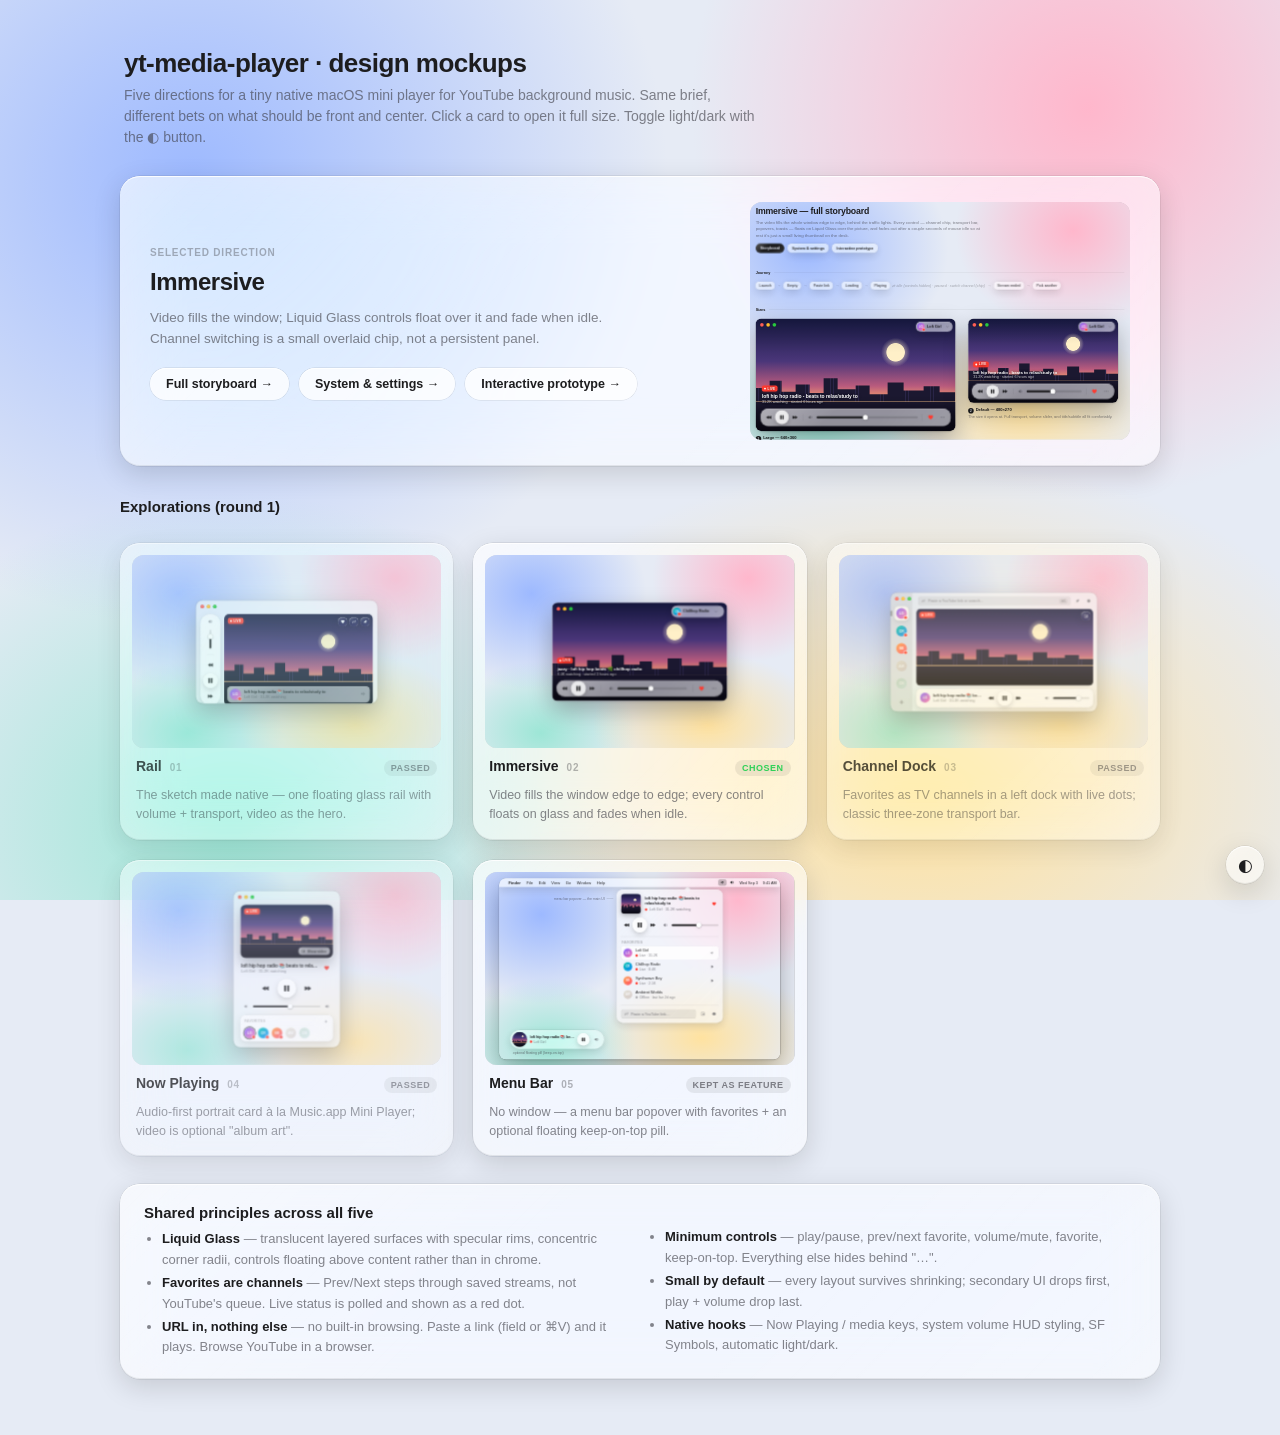
<file: design/index.html>
<!doctype html><html lang="en"><head><meta charset="utf-8"><meta name="viewport" content="width=device-width,initial-scale=1">
<title>yt-media-player — design mockups</title>
<link rel="stylesheet" href="glass.css"><script src="glass.js"></script>
<style>
body{justify-content:flex-start;padding-top:48px}
header{max-width:1040px;width:100%;padding:0 4px}
header h1{margin:0;font:700 26px/1.2 var(--font);letter-spacing:-.02em}
header p{margin:6px 0 0;color:var(--text-2);font-size:14px;max-width:640px;line-height:1.5}
.grid{display:grid;grid-template-columns:repeat(auto-fill,minmax(320px,1fr));gap:20px;max-width:1040px;width:100%}
.card{border-radius:20px;padding:12px;text-decoration:none;color:inherit;display:flex;flex-direction:column;gap:10px;transition:transform .2s}
.card:hover{transform:translateY(-2px)}
.pv{position:relative;aspect-ratio:16/10;border-radius:12px;overflow:hidden;background:var(--ink);box-shadow:inset 0 0 0 .5px var(--ink-2)}
.pv iframe{position:absolute;top:0;left:0;width:320%;height:320%;transform:scale(.3125);transform-origin:0 0;border:0;pointer-events:none}
.card .n{display:flex;align-items:baseline;gap:8px;padding:0 4px}
.card .n b{font:600 14px var(--font)}
.card .n span{font:600 10px/1 var(--font);letter-spacing:.08em;text-transform:uppercase;color:var(--text-3)}
.card p{margin:0;padding:0 4px 4px;font-size:12.5px;line-height:1.5;color:var(--text-2)}
.principles{max-width:1040px;width:100%;border-radius:20px;padding:20px 24px;font-size:13px;line-height:1.6;color:var(--text-2)}
.principles h2{margin:0 0 6px;font:600 15px var(--font);color:var(--text)}
.principles ul{margin:0;padding-left:18px;columns:2;column-gap:32px}
.principles li{margin:2px 0;break-inside:avoid}
.principles b{color:var(--text);font-weight:600}
/* Selected direction */
.selected{max-width:1040px;width:100%;border-radius:20px;padding:26px 30px;display:flex;flex-wrap:wrap;gap:28px;align-items:center}
.selected-info{flex:1;min-width:280px}
.selected .tag{display:inline-block;font:700 10px/1 var(--font);letter-spacing:.08em;text-transform:uppercase;color:var(--text-3);margin-bottom:10px}
.selected h2{margin:0 0 10px;font:700 24px/1.2 var(--font);letter-spacing:-.02em;color:var(--text)}
.selected p{margin:0 0 18px;font-size:13.5px;line-height:1.6;color:var(--text-2);max-width:480px}
.cta-row{display:flex;flex-wrap:wrap;gap:10px}
.cta{display:inline-flex;align-items:center;gap:6px;padding:9px 16px;border-radius:999px;background:var(--glass-strong);box-shadow:inset 0 1px 0 var(--glass-line),0 0 0 .5px var(--ink-2);font:600 12.5px var(--font);text-decoration:none;color:var(--text);transition:transform .15s,filter .15s}
.cta:hover{transform:translateY(-1px);filter:brightness(1.05)}
.selected .pv{width:380px;flex:none}
/* Round-1 grid */
.section-h{max-width:1040px;width:100%;margin:4px 4px 0;font:600 15px var(--font);color:var(--text)}
.card .n{position:relative}
.card .n .badge{margin-left:auto;font:700 9px/1 var(--font);letter-spacing:.06em;text-transform:uppercase;padding:4px 7px 3px;border-radius:999px;background:var(--ink);color:var(--text-2)}
.card .n .badge.chosen{color:var(--green)}
.card.passed{opacity:.75}
</style></head><body>
<header>
  <h1>yt-media-player · design mockups</h1>
  <p>Five directions for a tiny native macOS mini player for YouTube background music. Same brief, different bets on what should be front and center. Click a card to open it full size. Toggle light/dark with the ◐ button.</p>
</header>
<div class="selected glass">
  <div class="selected-info">
    <span class="tag">Selected direction</span>
    <h2>Immersive</h2>
    <p>Video fills the window; Liquid Glass controls float over it and fade when idle. Channel switching is a small overlaid chip, not a persistent panel.</p>
    <div class="cta-row">
      <a class="cta" href="immersive/storyboard.html">Full storyboard →</a>
      <a class="cta" href="immersive/system.html">System &amp; settings →</a>
      <a class="cta" href="immersive/prototype.html">Interactive prototype →</a>
    </div>
  </div>
  <div class="pv"><iframe src="immersive/storyboard.html?embed" tabindex="-1"></iframe></div>
</div>
<h2 class="section-h">Explorations (round 1)</h2>
<div class="grid">
  <a class="card glass passed" href="01-rail.html"><div class="pv"><iframe src="01-rail.html?embed" tabindex="-1"></iframe></div><div class="n"><b>Rail</b><span>01</span><span class="badge">Passed</span></div><p>The sketch made native — one floating glass rail with volume + transport, video as the hero.</p></a>
  <a class="card glass" href="02-immersive.html"><div class="pv"><iframe src="02-immersive.html?embed" tabindex="-1"></iframe></div><div class="n"><b>Immersive</b><span>02</span><span class="badge chosen">Chosen</span></div><p>Video fills the window edge to edge; every control floats on glass and fades when idle.</p></a>
  <a class="card glass passed" href="03-channel-dock.html"><div class="pv"><iframe src="03-channel-dock.html?embed" tabindex="-1"></iframe></div><div class="n"><b>Channel Dock</b><span>03</span><span class="badge">Passed</span></div><p>Favorites as TV channels in a left dock with live dots; classic three-zone transport bar.</p></a>
  <a class="card glass passed" href="04-now-playing.html"><div class="pv"><iframe src="04-now-playing.html?embed" tabindex="-1"></iframe></div><div class="n"><b>Now Playing</b><span>04</span><span class="badge">Passed</span></div><p>Audio-first portrait card à la Music.app Mini Player; video is optional "album art".</p></a>
  <a class="card glass" href="05-menu-bar.html"><div class="pv"><iframe src="05-menu-bar.html?embed" tabindex="-1"></iframe></div><div class="n"><b>Menu Bar</b><span>05</span><span class="badge">Kept as feature</span></div><p>No window — a menu bar popover with favorites + an optional floating keep-on-top pill.</p></a>
</div>
<div class="principles glass">
  <h2>Shared principles across all five</h2>
  <ul>
    <li><b>Liquid Glass</b> — translucent layered surfaces with specular rims, concentric corner radii, controls floating above content rather than in chrome.</li>
    <li><b>Favorites are channels</b> — Prev/Next steps through saved streams, not YouTube's queue. Live status is polled and shown as a red dot.</li>
    <li><b>URL in, nothing else</b> — no built-in browsing. Paste a link (field or ⌘V) and it plays. Browse YouTube in a browser.</li>
    <li><b>Minimum controls</b> — play/pause, prev/next favorite, volume/mute, favorite, keep-on-top. Everything else hides behind "…".</li>
    <li><b>Small by default</b> — every layout survives shrinking; secondary UI drops first, play + volume drop last.</li>
    <li><b>Native hooks</b> — Now Playing / media keys, system volume HUD styling, SF Symbols, automatic light/dark.</li>
  </ul>
</div>
</body></html>
</file>
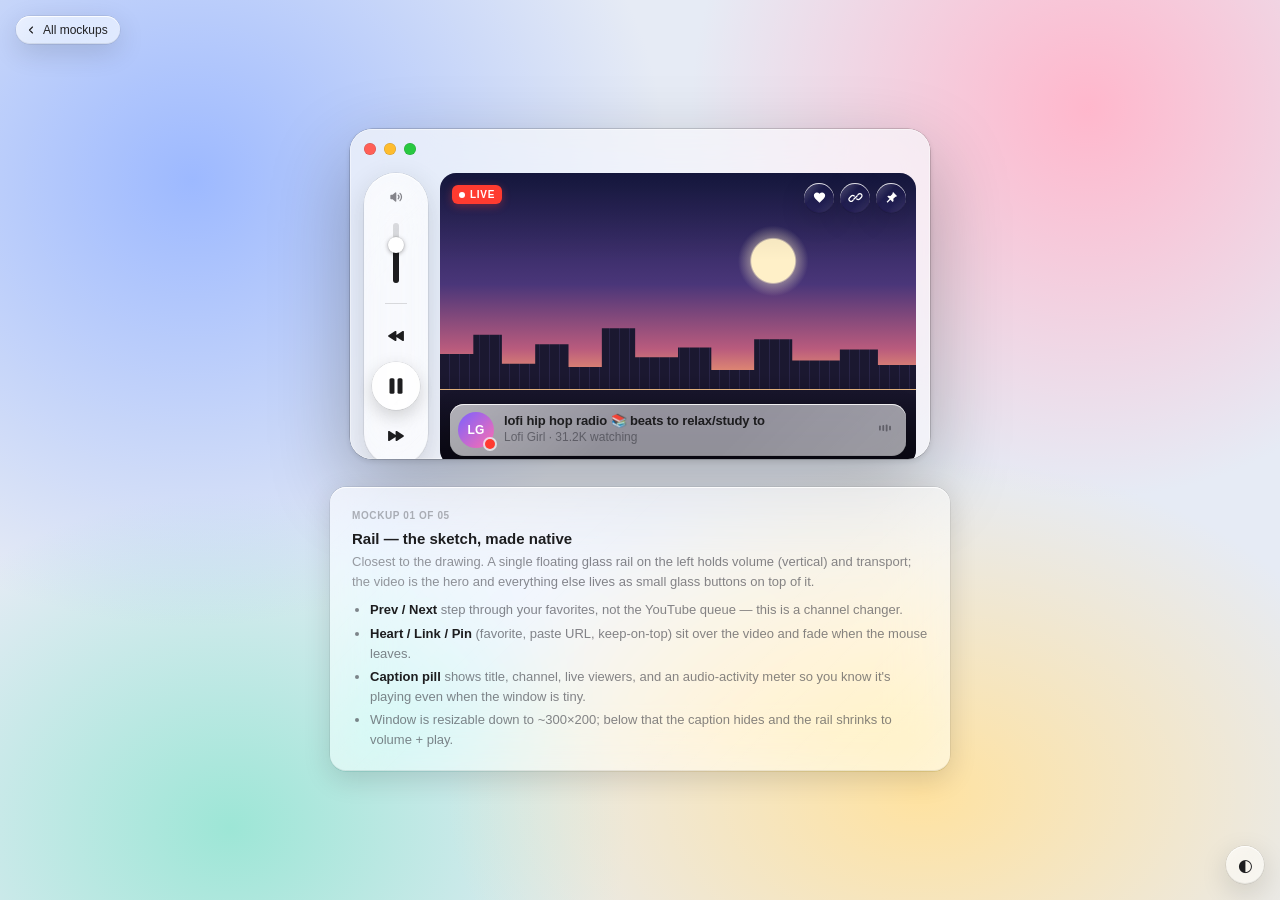
<file: design/01-rail.html>
<!doctype html><html lang="en"><head><meta charset="utf-8"><meta name="viewport" content="width=device-width,initial-scale=1">
<title>01 · Rail — yt-media-player</title>
<link rel="stylesheet" href="glass.css"><script src="glass.js"></script>
<style>
.w01{width:580px;height:330px;display:grid;grid-template-columns:64px 1fr;gap:12px;padding:44px 14px 14px}
.rail{border-radius:32px;display:flex;flex-direction:column;align-items:center;padding:10px 0 12px;gap:8px}
.rail .slider.v{margin:4px 0 10px}
.rail .sep{width:22px;height:1px;background:var(--ink-2);margin:2px 0 6px}
.stage{position:relative;border-radius:16px;overflow:hidden}
.stage .scene{position:absolute;inset:0}
.stage .live{position:absolute;top:12px;left:12px;z-index:2}
.actions{position:absolute;top:10px;right:10px;display:flex;gap:6px;z-index:2}
.actions .btn{width:30px;height:30px;border-radius:50%;color:#fff}
.actions .btn svg{width:15px;height:15px}
.caption{position:absolute;left:10px;right:10px;bottom:10px;border-radius:14px;padding:8px 12px 8px 8px;display:flex;align-items:center;gap:10px;z-index:2}
.caption .txt{flex:1;min-width:0}
.caption .eq{color:var(--text-2)}.caption .eq svg{width:18px;height:18px;fill:currentColor}
</style></head><body>
<a class="back glass" href="index.html"><svg viewBox="0 0 24 24"><path d="M15 6l-6 6 6 6"/></svg>All mockups</a>

<div class="window w01">
  <div class="lights"><i class="r"></i><i class="y"></i><i class="g"></i></div>
  <aside class="rail glass">
    <button class="btn sm muted" title="Mute"><svg><use href="#i-speaker"/></svg></button>
    <div class="slider v"><div class="fill"></div><div class="thumb"></div></div>
    <div class="sep"></div>
    <button class="btn" title="Previous favorite"><svg><use href="#i-backward"/></svg></button>
    <button class="btn lg primary" title="Pause"><svg><use href="#i-pause"/></svg></button>
    <button class="btn" title="Next favorite"><svg><use href="#i-forward"/></svg></button>
  </aside>
  <main class="stage">
    <div class="scene"></div>
    <span class="live"><i></i>Live</span>
    <div class="actions">
      <button class="btn glass active" title="Favorite"><svg><use href="#i-heart"/></svg></button>
      <button class="btn glass" title="Open link…"><svg><use href="#i-link"/></svg></button>
      <button class="btn glass" title="Keep on top"><svg><use href="#i-pin"/></svg></button>
    </div>
    <div class="caption glass">
      <div class="avatar av-a is-live">LG</div>
      <div class="txt"><div class="title">lofi hip hop radio 📚 beats to relax/study to</div><div class="sub">Lofi Girl · 31.2K watching</div></div>
      <span class="eq"><svg><use href="#i-waves"/></svg></span>
    </div>
  </main>
</div>

<div class="note glass">
  <span class="tag">Mockup 01 of 05</span>
  <h1>Rail — the sketch, made native</h1>
  Closest to the drawing. A single floating glass rail on the left holds volume (vertical) and transport; the video is the hero and everything else lives as small glass buttons on top of it.
  <ul>
    <li><b>Prev / Next</b> step through your favorites, not the YouTube queue — this is a channel changer.</li>
    <li><b>Heart / Link / Pin</b> (favorite, paste URL, keep-on-top) sit over the video and fade when the mouse leaves.</li>
    <li><b>Caption pill</b> shows title, channel, live viewers, and an audio-activity meter so you know it's playing even when the window is tiny.</li>
    <li>Window is resizable down to ~300×200; below that the caption hides and the rail shrinks to volume + play.</li>
  </ul>
</div>
</body></html>
</file>
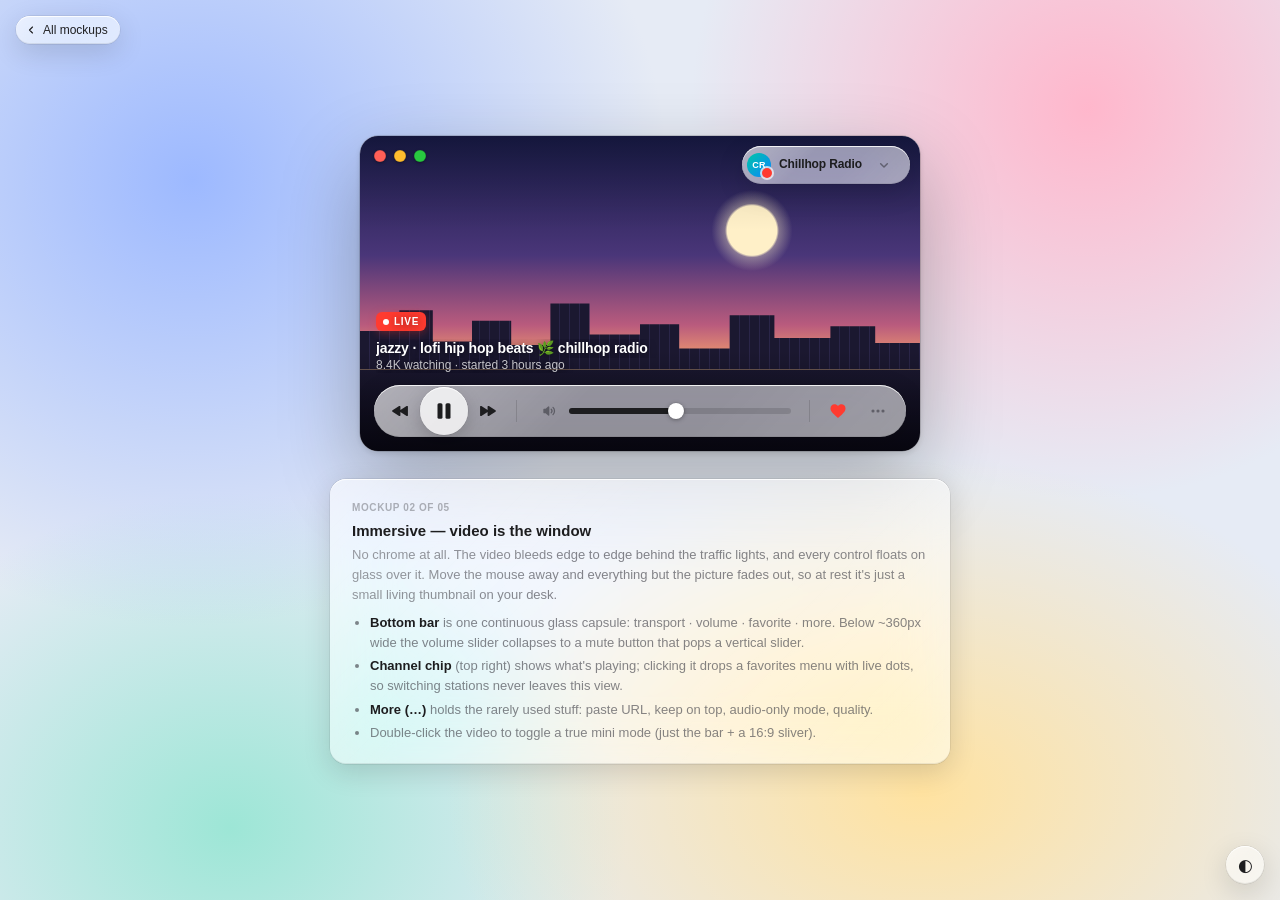
<file: design/02-immersive.html>
<!doctype html><html lang="en"><head><meta charset="utf-8"><meta name="viewport" content="width=device-width,initial-scale=1">
<title>02 · Immersive — yt-media-player</title>
<link rel="stylesheet" href="glass.css"><script src="glass.js"></script>
<style>
.w02{width:560px;height:315px;border-radius:18px}
.w02 .scene{position:absolute;inset:0}
.w02 .lights i{box-shadow:inset 0 0 0 .5px rgba(0,0,0,.25),0 1px 3px rgba(0,0,0,.35)}
.chan{position:absolute;top:10px;right:10px;border-radius:999px;padding:5px 12px 5px 5px;display:flex;align-items:center;gap:8px;color:var(--text)}
.chan .avatar{width:24px;height:24px;font-size:9px}
.chan .sub{color:var(--text-2)}
.chan .title{font-size:12px}
.meta{position:absolute;left:16px;bottom:78px;right:16px;color:#fff;text-shadow:0 1px 8px rgba(0,0,0,.6)}
.meta .title{font-size:14px;color:#fff}
.meta .sub{color:rgba(255,255,255,.75)}
.meta .live{margin-bottom:8px}
.bar{position:absolute;left:14px;right:14px;bottom:14px;height:52px;border-radius:26px;display:flex;align-items:center;padding:0 10px 0 8px;gap:4px}
.bar .grp{display:flex;align-items:center;gap:2px}
.bar .vol{display:flex;align-items:center;gap:6px;flex:1;padding:0 8px;min-width:0}
.bar .vol .slider{min-width:50px}
.bar .vsep{width:1px;height:22px;background:var(--ink-2);margin:0 6px}
.hint{position:absolute;left:50%;top:44%;transform:translate(-50%,-50%);font:500 11px var(--font);color:rgba(255,255,255,.5);letter-spacing:.02em;text-shadow:0 1px 4px rgba(0,0,0,.6)}
</style></head><body>
<a class="back glass" href="index.html"><svg viewBox="0 0 24 24"><path d="M15 6l-6 6 6 6"/></svg>All mockups</a>

<div class="window w02">
  <div class="scene"></div>
  <div class="lights"><i class="r"></i><i class="y"></i><i class="g"></i></div>
  <div class="chan glass">
    <div class="avatar av-c is-live">CR</div>
    <div class="title">Chillhop Radio</div>
    <button class="btn sm muted" title="Switch channel"><svg><use href="#i-chev"/></svg></button>
  </div>
  <div class="meta">
    <span class="live"><i></i>Live</span>
    <div class="title">jazzy · lofi hip hop beats 🌿 chillhop radio</div>
    <div class="sub">8.4K watching · started 3 hours ago</div>
  </div>
  <div class="bar glass">
    <div class="grp">
      <button class="btn" title="Previous favorite"><svg><use href="#i-backward"/></svg></button>
      <button class="btn lg primary" title="Pause"><svg><use href="#i-pause"/></svg></button>
      <button class="btn" title="Next favorite"><svg><use href="#i-forward"/></svg></button>
    </div>
    <div class="vsep"></div>
    <div class="vol">
      <button class="btn sm muted" title="Mute"><svg><use href="#i-speaker"/></svg></button>
      <div class="slider"><div class="fill" style="width:48%"></div><div class="thumb" style="left:48%"></div></div>
    </div>
    <div class="vsep"></div>
    <button class="btn active" title="Favorite"><svg><use href="#i-heart"/></svg></button>
    <button class="btn muted" title="More"><svg><use href="#i-more"/></svg></button>
  </div>
</div>

<div class="note glass">
  <span class="tag">Mockup 02 of 05</span>
  <h1>Immersive — video is the window</h1>
  No chrome at all. The video bleeds edge to edge behind the traffic lights, and every control floats on glass over it. Move the mouse away and everything but the picture fades out, so at rest it's just a small living thumbnail on your desk.
  <ul>
    <li><b>Bottom bar</b> is one continuous glass capsule: transport · volume · favorite · more. Below ~360px wide the volume slider collapses to a mute button that pops a vertical slider.</li>
    <li><b>Channel chip</b> (top right) shows what's playing; clicking it drops a favorites menu with live dots, so switching stations never leaves this view.</li>
    <li><b>More (…)</b> holds the rarely used stuff: paste URL, keep on top, audio-only mode, quality.</li>
    <li>Double-click the video to toggle a true mini mode (just the bar + a 16:9 sliver).</li>
  </ul>
</div>
</body></html>
</file>
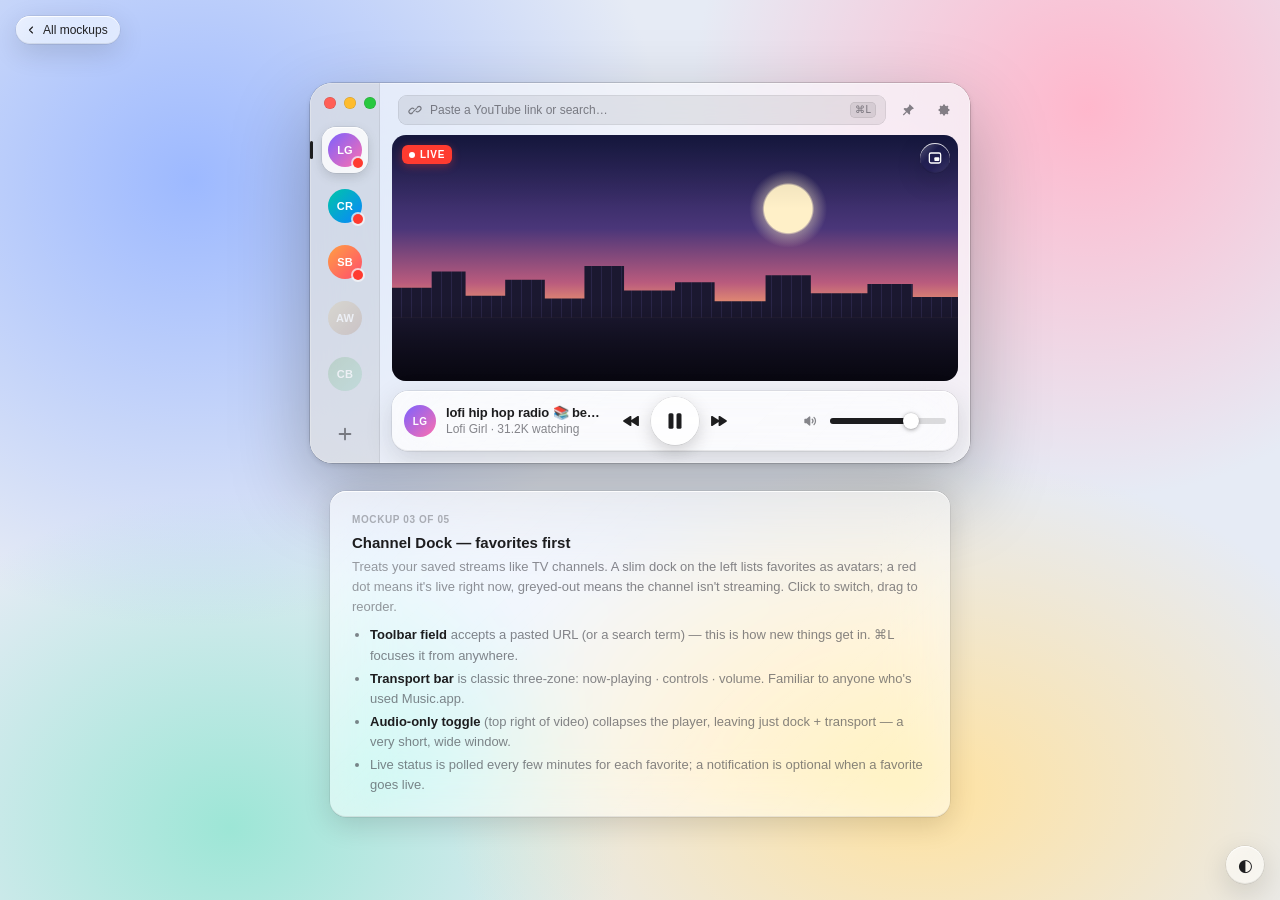
<file: design/03-channel-dock.html>
<!doctype html><html lang="en"><head><meta charset="utf-8"><meta name="viewport" content="width=device-width,initial-scale=1">
<title>03 · Channel Dock — yt-media-player</title>
<link rel="stylesheet" href="glass.css"><script src="glass.js"></script>
<style>
.w03{width:660px;height:380px;display:grid;grid-template-columns:70px 1fr;gap:0}
.dock{padding:44px 0 12px;display:flex;flex-direction:column;align-items:center;gap:10px;background:var(--ink);box-shadow:inset -.5px 0 0 var(--ink-2)}
.dock .item{position:relative;width:46px;height:46px;border-radius:14px;display:grid;place-items:center;cursor:pointer}
.dock .item.sel{background:var(--glass-strong);box-shadow:inset 0 1px 0 var(--glass-line),0 0 0 .5px var(--ink-2),0 4px 12px rgba(0,0,0,.14)}
.dock .item.sel::before{content:"";position:absolute;left:-12px;top:14px;bottom:14px;width:3px;border-radius:2px;background:var(--text)}
.dock .item .avatar{width:34px;height:34px;font-size:11px}
.dock .item.off .avatar{filter:saturate(.2);opacity:.55}
.dock .spacer{flex:1}
.dock .add{width:34px;height:34px;color:var(--text-2)}
.main{display:flex;flex-direction:column;padding:12px 12px 12px 12px;gap:10px;min-width:0}
.toolbar{height:30px;display:flex;align-items:center;gap:8px;padding-left:0}
.toolbar .field{flex:1;margin-left:6px}
.toolbar .kbd{margin-left:auto}
.player{flex:1;border-radius:14px;overflow:hidden;position:relative}
.player .scene{position:absolute;inset:0}
.player .live{position:absolute;top:10px;left:10px}
.player .pip{position:absolute;top:8px;right:8px;color:#fff;width:30px;height:30px}
.player .pip svg{width:16px;height:16px}
.transport{height:60px;border-radius:16px;display:grid;grid-template-columns:1fr auto 1fr;align-items:center;padding:0 12px;gap:8px}
.transport .now{display:flex;align-items:center;gap:10px;min-width:0}
.transport .now .txt{min-width:0}
.transport .ctl{display:flex;align-items:center;gap:2px}
.transport .vol{display:flex;align-items:center;gap:6px;justify-self:end;width:150px}
</style></head><body>
<a class="back glass" href="index.html"><svg viewBox="0 0 24 24"><path d="M15 6l-6 6 6 6"/></svg>All mockups</a>

<div class="window w03">
  <div class="lights"><i class="r"></i><i class="y"></i><i class="g"></i></div>
  <aside class="dock">
    <div class="item sel" title="Lofi Girl · Live"><div class="avatar av-a is-live">LG</div></div>
    <div class="item" title="Chillhop · Live"><div class="avatar av-c is-live">CR</div></div>
    <div class="item" title="Synthwave Boy · Live"><div class="avatar av-b is-live">SB</div></div>
    <div class="item off" title="Ambient Worlds · Offline"><div class="avatar av-d">AW</div></div>
    <div class="item off" title="Cafe Music BGM · Offline"><div class="avatar av-e">CB</div></div>
    <div class="spacer"></div>
    <button class="btn add" title="Add favorite"><svg><use href="#i-plus"/></svg></button>
  </aside>
  <main class="main">
    <div class="toolbar">
      <div class="field"><svg viewBox="0 0 24 24"><use href="#i-link"/></svg><span>Paste a YouTube link or search…</span><span class="kbd" style="flex:none">⌘L</span></div>
      <button class="btn sm muted" title="Keep on top"><svg><use href="#i-pin"/></svg></button>
      <button class="btn sm muted" title="Settings"><svg><use href="#i-gear"/></svg></button>
    </div>
    <div class="player">
      <div class="scene"></div>
      <span class="live"><i></i>Live</span>
      <button class="btn pip glass" title="Hide video (audio only)"><svg><use href="#i-pip"/></svg></button>
    </div>
    <div class="transport glass">
      <div class="now">
        <div class="avatar av-a" style="width:32px;height:32px;font-size:10px">LG</div>
        <div class="txt"><div class="title">lofi hip hop radio 📚 beats to relax/study to</div><div class="sub">Lofi Girl · 31.2K watching</div></div>
      </div>
      <div class="ctl">
        <button class="btn" title="Previous favorite"><svg><use href="#i-backward"/></svg></button>
        <button class="btn lg primary" title="Pause"><svg><use href="#i-pause"/></svg></button>
        <button class="btn" title="Next favorite"><svg><use href="#i-forward"/></svg></button>
      </div>
      <div class="vol">
        <button class="btn sm muted" title="Mute"><svg><use href="#i-speaker"/></svg></button>
        <div class="slider"><div class="fill" style="width:70%"></div><div class="thumb" style="left:70%"></div></div>
      </div>
    </div>
  </main>
</div>

<div class="note glass">
  <span class="tag">Mockup 03 of 05</span>
  <h1>Channel Dock — favorites first</h1>
  Treats your saved streams like TV channels. A slim dock on the left lists favorites as avatars; a red dot means it's live right now, greyed-out means the channel isn't streaming. Click to switch, drag to reorder.
  <ul>
    <li><b>Toolbar field</b> accepts a pasted URL (or a search term) — this is how new things get in. ⌘L focuses it from anywhere.</li>
    <li><b>Transport bar</b> is classic three-zone: now-playing · controls · volume. Familiar to anyone who's used Music.app.</li>
    <li><b>Audio-only toggle</b> (top right of video) collapses the player, leaving just dock + transport — a very short, wide window.</li>
    <li>Live status is polled every few minutes for each favorite; a notification is optional when a favorite goes live.</li>
  </ul>
</div>
</body></html>
</file>
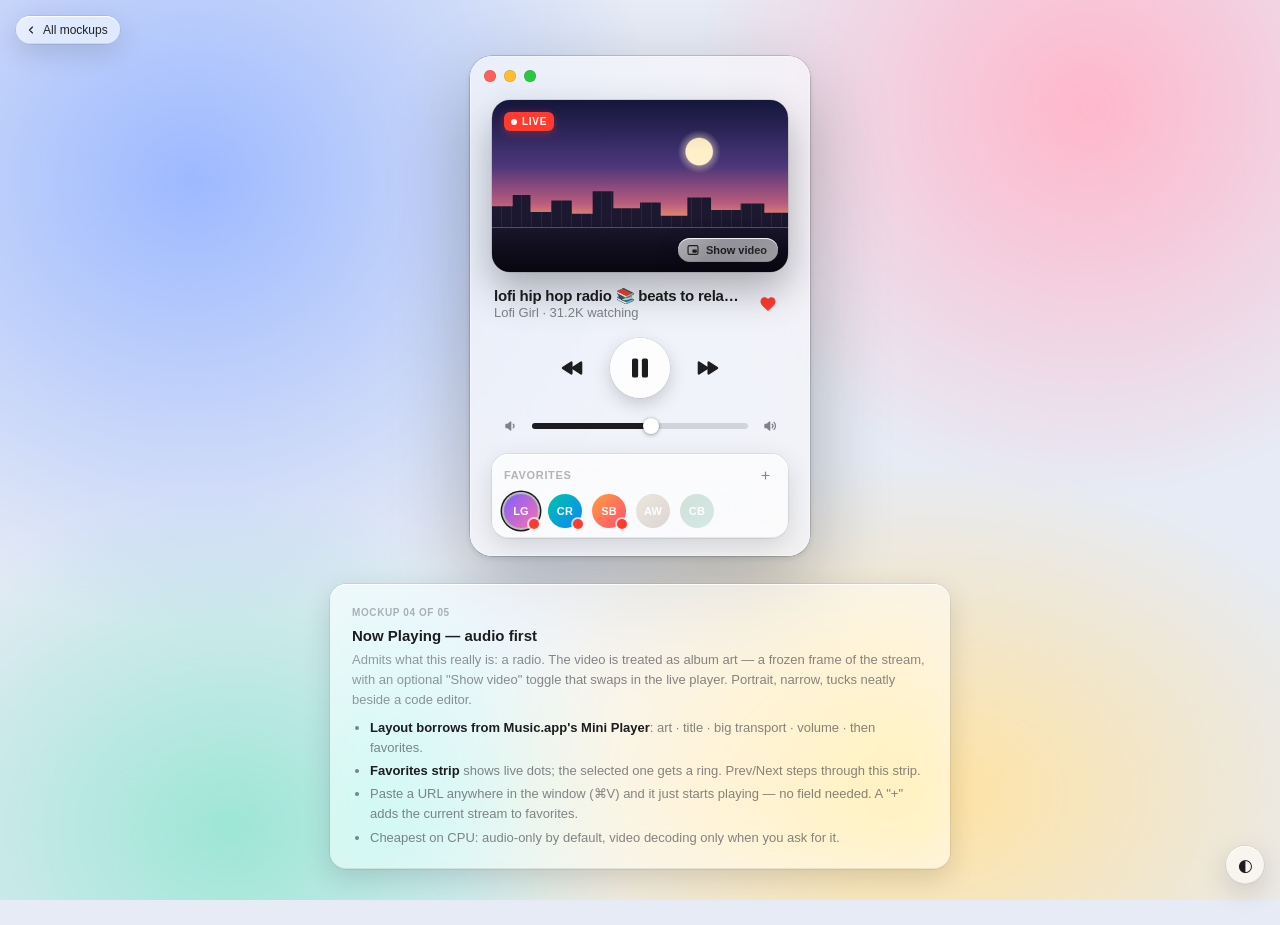
<file: design/04-now-playing.html>
<!doctype html><html lang="en"><head><meta charset="utf-8"><meta name="viewport" content="width=device-width,initial-scale=1">
<title>04 · Now Playing — yt-media-player</title>
<link rel="stylesheet" href="glass.css"><script src="glass.js"></script>
<style>
.w04{width:340px;height:500px;padding:44px 22px 18px;display:flex;flex-direction:column;gap:14px}
.art{position:relative;aspect-ratio:1;border-radius:18px;overflow:hidden;box-shadow:0 18px 40px rgba(0,0,0,.3),0 0 0 .5px rgba(0,0,0,.2)}
.art .scene{position:absolute;inset:0}
.art .live{position:absolute;top:12px;left:12px}
.art .show{position:absolute;right:10px;bottom:10px;border-radius:999px;padding:5px 11px 5px 8px;display:flex;align-items:center;gap:6px;font:600 11px var(--font);color:var(--text);cursor:pointer}
.art .show svg{width:14px;height:14px;fill:currentColor}
.info{display:flex;align-items:center;gap:10px;padding:0 2px}
.info .txt{flex:1;min-width:0}
.info .title{font-size:15px;letter-spacing:-.015em}
.info .sub{font-size:13px}
.ctl{display:flex;align-items:center;justify-content:center;gap:14px;margin-top:2px}
.vol{display:flex;align-items:center;gap:8px;padding:0 4px}
.favs{margin-top:auto;border-radius:16px;padding:10px 12px}
.favs .hd{display:flex;align-items:center;justify-content:space-between;margin-bottom:8px}
.favs .hd span{font:600 11px/1 var(--font);letter-spacing:.06em;text-transform:uppercase;color:var(--text-3)}
.favs .hd .btn{width:22px;height:22px;color:var(--text-2)}.favs .hd .btn svg{width:13px;height:13px}
.favs .row{display:flex;gap:10px;align-items:center}
.favs .avatar{width:34px;height:34px;font-size:11px;cursor:pointer}
.favs .avatar.sel{box-shadow:0 0 0 2px var(--win-bg),0 0 0 3.5px var(--text)}
.favs .avatar.off{filter:saturate(.2);opacity:.5}
</style></head><body>
<a class="back glass" href="index.html"><svg viewBox="0 0 24 24"><path d="M15 6l-6 6 6 6"/></svg>All mockups</a>

<div class="window w04">
  <div class="lights"><i class="r"></i><i class="y"></i><i class="g"></i></div>
  <div class="art">
    <div class="scene"></div>
    <span class="live"><i></i>Live</span>
    <div class="show glass"><svg><use href="#i-pip"/></svg>Show video</div>
  </div>
  <div class="info">
    <div class="txt">
      <div class="title">lofi hip hop radio 📚 beats to relax/study to</div>
      <div class="sub">Lofi Girl · 31.2K watching</div>
    </div>
    <button class="btn active" title="Favorite"><svg><use href="#i-heart"/></svg></button>
  </div>
  <div class="ctl">
    <button class="btn lg" title="Previous favorite"><svg><use href="#i-backward"/></svg></button>
    <button class="btn xl primary" title="Pause"><svg><use href="#i-pause"/></svg></button>
    <button class="btn lg" title="Next favorite"><svg><use href="#i-forward"/></svg></button>
  </div>
  <div class="vol">
    <button class="btn sm muted"><svg><use href="#i-speaker-low"/></svg></button>
    <div class="slider"><div class="fill" style="width:55%"></div><div class="thumb" style="left:55%"></div></div>
    <button class="btn sm muted"><svg><use href="#i-speaker"/></svg></button>
  </div>
  <div class="favs glass">
    <div class="hd"><span>Favorites</span><button class="btn" title="Add"><svg><use href="#i-plus"/></svg></button></div>
    <div class="row">
      <div class="avatar av-a is-live sel">LG</div>
      <div class="avatar av-c is-live">CR</div>
      <div class="avatar av-b is-live">SB</div>
      <div class="avatar av-d off">AW</div>
      <div class="avatar av-e off">CB</div>
    </div>
  </div>
</div>

<div class="note glass">
  <span class="tag">Mockup 04 of 05</span>
  <h1>Now Playing — audio first</h1>
  Admits what this really is: a radio. The video is treated as album art — a frozen frame of the stream, with an optional "Show video" toggle that swaps in the live player. Portrait, narrow, tucks neatly beside a code editor.
  <ul>
    <li><b>Layout borrows from Music.app's Mini Player</b>: art · title · big transport · volume · then favorites.</li>
    <li><b>Favorites strip</b> shows live dots; the selected one gets a ring. Prev/Next steps through this strip.</li>
    <li>Paste a URL anywhere in the window (⌘V) and it just starts playing — no field needed. A "+" adds the current stream to favorites.</li>
    <li>Cheapest on CPU: audio-only by default, video decoding only when you ask for it.</li>
  </ul>
</div>
</body></html>
</file>
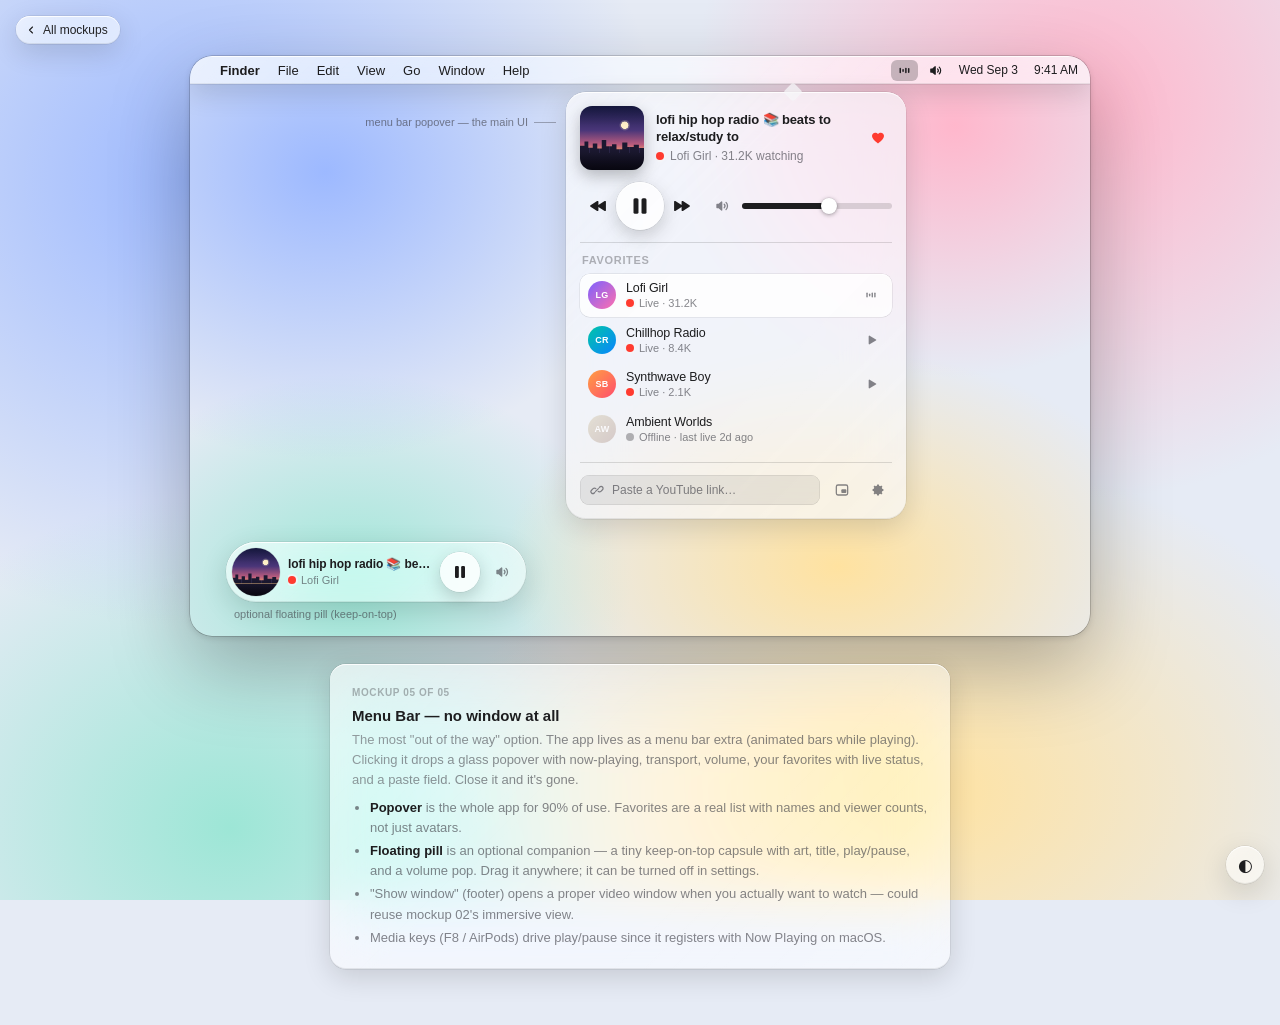
<file: design/05-menu-bar.html>
<!doctype html><html lang="en"><head><meta charset="utf-8"><meta name="viewport" content="width=device-width,initial-scale=1">
<title>05 · Menu Bar — yt-media-player</title>
<link rel="stylesheet" href="glass.css"><script src="glass.js"></script>
<style>
.screen{position:relative;width:900px;height:580px;border-radius:22px;overflow:hidden;flex:none;box-shadow:var(--shadow-win),0 0 0 .5px rgba(0,0,0,.3);
  background:radial-gradient(60% 80% at 15% 20%,var(--wp1),transparent 62%),radial-gradient(50% 70% at 85% 12%,var(--wp2),transparent 62%),radial-gradient(60% 60% at 72% 88%,var(--wp3),transparent 62%),radial-gradient(50% 60% at 18% 92%,var(--wp4),transparent 62%),var(--wp-base)}
.menubar{position:absolute;top:0;left:0;right:0;height:28px;display:flex;align-items:center;padding:0 12px;gap:18px;font:500 13px var(--font);color:var(--text);border-radius:0}
.menubar .apple{font-size:15px}
.menubar .r{margin-left:auto;display:flex;gap:16px;align-items:center;font-size:12px}
.menubar .r svg{width:15px;height:15px;fill:currentColor;display:block}
.menubar .r .on{background:var(--ink-3);border-radius:6px;padding:3px 6px;margin:-3px -6px}
.popover{position:absolute;top:36px;right:184px;width:340px;border-radius:20px;padding:14px;display:flex;flex-direction:column;gap:12px;background:var(--win-bg)}
.popover::before{content:"";position:absolute;top:-7px;right:106px;width:14px;height:14px;background:var(--win-bg);transform:rotate(45deg);border-radius:3px;z-index:0}
.popover .now{display:flex;gap:12px;align-items:center}
.popover .art{width:64px;height:64px;border-radius:12px;overflow:hidden;position:relative;flex:none;box-shadow:0 6px 16px rgba(0,0,0,.25)}
.popover .art .scene{position:absolute;inset:0}
.popover .now .txt{flex:1;min-width:0;display:flex;flex-direction:column;gap:3px}
.popover .now .title{white-space:normal;display:-webkit-box;-webkit-line-clamp:2;-webkit-box-orient:vertical}
.popover .now .sub{display:flex;align-items:center;gap:6px}
.popover .ctl{display:grid;grid-template-columns:auto 1fr;align-items:center;gap:8px}
.popover .ctl .grp{display:flex;align-items:center;gap:0}
.popover .ctl .vol{display:flex;align-items:center;gap:6px}
.popover hr{border:0;height:1px;background:var(--ink-2);margin:0}
.popover .sec{font:600 11px/1 var(--font);letter-spacing:.06em;text-transform:uppercase;color:var(--text-3);padding:0 2px}
.popover .list{display:flex;flex-direction:column;gap:2px;margin-top:-4px}
.popover .item{display:flex;align-items:center;gap:10px;padding:6px 8px;border-radius:10px;cursor:pointer}
.popover .item.sel{background:var(--glass-strong);box-shadow:inset 0 1px 0 var(--glass-line),0 0 0 .5px var(--ink-2)}
.popover .item .avatar{width:28px;height:28px;font-size:9px}
.popover .item .txt{flex:1;min-width:0}
.popover .item .title{font-size:12.5px;font-weight:500}
.popover .item .sub{font-size:11px;display:flex;align-items:center;gap:5px}
.popover .item .btn{width:26px;height:26px;color:var(--text-2)}.popover .item .btn svg{width:14px;height:14px}
.popover .foot{display:flex;gap:8px;align-items:center}
.popover .foot .field{flex:1}
.widget{position:absolute;left:36px;bottom:34px;width:300px;height:60px;border-radius:30px;display:flex;align-items:center;padding:0 10px 0 6px;gap:8px}
.widget .art{width:48px;height:48px;border-radius:50%;overflow:hidden;position:relative;flex:none;box-shadow:0 0 0 .5px var(--ink-2)}
.widget .art .scene{position:absolute;inset:0}
.widget .txt{flex:1;min-width:0}
.widget .txt .title{font-size:12px}.widget .txt .sub{font-size:11px;display:flex;align-items:center;gap:5px}
.widget .btn.primary{width:40px;height:40px}
.callout{position:absolute;font:500 11px var(--font);color:var(--text-2);display:flex;align-items:center;gap:6px}
.callout::before{content:"";width:22px;height:1px;background:var(--text-3)}
.c1{left:44px;bottom:16px}.c1::before{display:none}
.c2{right:534px;top:60px}.c2::before{display:none}.c2::after{content:"";width:22px;height:1px;background:var(--text-3)}
</style></head><body>
<a class="back glass" href="index.html"><svg viewBox="0 0 24 24"><path d="M15 6l-6 6 6 6"/></svg>All mockups</a>

<div class="screen">
  <div class="menubar glass">
    <span class="apple"></span><b>Finder</b><span>File</span><span>Edit</span><span>View</span><span>Go</span><span>Window</span><span>Help</span>
    <div class="r">
      <span class="on"><svg><use href="#i-waves"/></svg></span>
      <svg><use href="#i-speaker"/></svg>
      <span>Wed Sep 3</span><span>9:41 AM</span>
    </div>
  </div>

  <div class="popover glass">
    <div class="now">
      <div class="art"><div class="scene"></div></div>
      <div class="txt">
        <div class="title">lofi hip hop radio 📚 beats to relax/study to</div>
        <div class="sub"><span class="dot-live"></span>Lofi Girl · 31.2K watching</div>
      </div>
      <button class="btn sm active" title="Favorite"><svg><use href="#i-heart"/></svg></button>
    </div>
    <div class="ctl">
      <div class="grp">
        <button class="btn" title="Previous favorite"><svg><use href="#i-backward"/></svg></button>
        <button class="btn lg primary" title="Pause"><svg><use href="#i-pause"/></svg></button>
        <button class="btn" title="Next favorite"><svg><use href="#i-forward"/></svg></button>
      </div>
      <div class="vol">
        <button class="btn sm muted"><svg><use href="#i-speaker"/></svg></button>
        <div class="slider"><div class="fill" style="width:58%"></div><div class="thumb" style="left:58%"></div></div>
      </div>
    </div>
    <hr>
    <div class="sec">Favorites</div>
    <div class="list">
      <div class="item sel"><div class="avatar av-a">LG</div><div class="txt"><div class="title">Lofi Girl</div><div class="sub"><span class="dot-live"></span>Live · 31.2K</div></div><span class="btn"><svg><use href="#i-waves"/></svg></span></div>
      <div class="item"><div class="avatar av-c">CR</div><div class="txt"><div class="title">Chillhop Radio</div><div class="sub"><span class="dot-live"></span>Live · 8.4K</div></div><button class="btn"><svg><use href="#i-play"/></svg></button></div>
      <div class="item"><div class="avatar av-b">SB</div><div class="txt"><div class="title">Synthwave Boy</div><div class="sub"><span class="dot-live"></span>Live · 2.1K</div></div><button class="btn"><svg><use href="#i-play"/></svg></button></div>
      <div class="item"><div class="avatar av-d" style="filter:saturate(.2);opacity:.6">AW</div><div class="txt"><div class="title">Ambient Worlds</div><div class="sub"><span class="dot-off"></span>Offline · last live 2d ago</div></div></div>
    </div>
    <hr>
    <div class="foot">
      <div class="field"><svg viewBox="0 0 24 24"><use href="#i-link"/></svg><span>Paste a YouTube link…</span></div>
      <button class="btn sm muted" title="Show window"><svg><use href="#i-pip"/></svg></button>
      <button class="btn sm muted" title="Settings"><svg><use href="#i-gear"/></svg></button>
    </div>
  </div>

  <div class="widget glass">
    <div class="art"><div class="scene"></div></div>
    <div class="txt"><div class="title">lofi hip hop radio 📚 beats to relax/study to</div><div class="sub"><span class="dot-live"></span>Lofi Girl</div></div>
    <button class="btn primary" title="Pause"><svg><use href="#i-pause"/></svg></button>
    <button class="btn sm muted" title="Volume"><svg><use href="#i-speaker"/></svg></button>
  </div>
  <div class="callout c1">optional floating pill (keep-on-top)</div>
  <div class="callout c2">menu bar popover — the main UI</div>
</div>

<div class="note glass">
  <span class="tag">Mockup 05 of 05</span>
  <h1>Menu Bar — no window at all</h1>
  The most "out of the way" option. The app lives as a menu bar extra (animated bars while playing). Clicking it drops a glass popover with now-playing, transport, volume, your favorites with live status, and a paste field. Close it and it's gone.
  <ul>
    <li><b>Popover</b> is the whole app for 90% of use. Favorites are a real list with names and viewer counts, not just avatars.</li>
    <li><b>Floating pill</b> is an optional companion — a tiny keep-on-top capsule with art, title, play/pause, and a volume pop. Drag it anywhere; it can be turned off in settings.</li>
    <li>"Show window" (footer) opens a proper video window when you actually want to watch — could reuse mockup 02's immersive view.</li>
    <li>Media keys (F8 / AirPods) drive play/pause since it registers with Now Playing on macOS.</li>
  </ul>
</div>
</body></html>
</file>
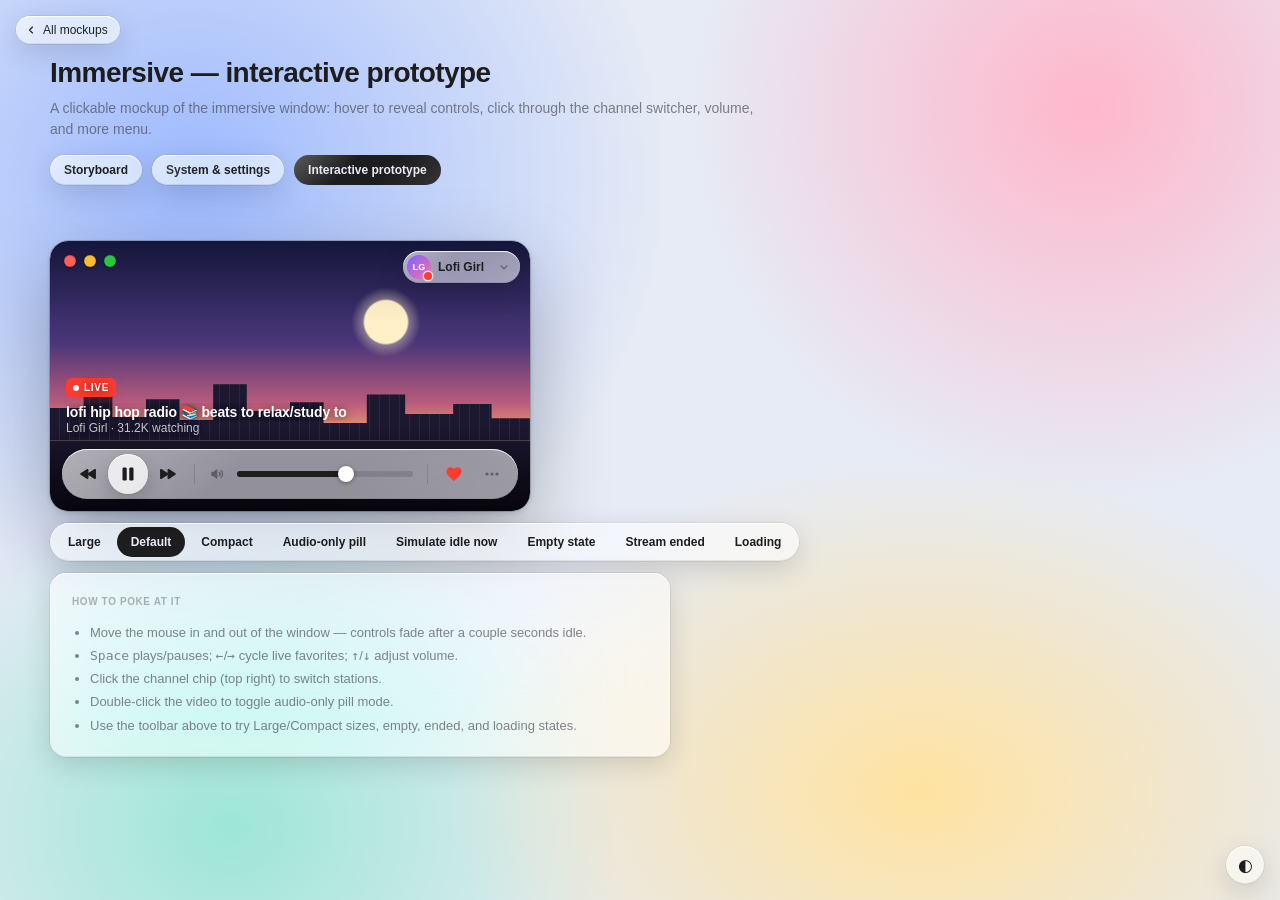
<file: design/immersive/prototype.html>
<!doctype html><html lang="en"><head><meta charset="utf-8"><meta name="viewport" content="width=device-width,initial-scale=1">
<title>Immersive — Interactive Prototype — yt-media-player</title>
<link rel="stylesheet" href="../glass.css"><link rel="stylesheet" href="immersive.css"><script src="../glass.js"></script>
</head><body>
<a class="back glass" href="../index.html"><svg viewBox="0 0 24 24"><path d="M15 6l-6 6 6 6"/></svg>All mockups</a>

<div class="page">

<header>
  <h1>Immersive — interactive prototype</h1>
  <p>A clickable mockup of the immersive window: hover to reveal controls, click through the channel switcher, volume, and more menu.</p>
  <div class="links">
    <a class="pill-link glass" href="storyboard.html">Storyboard</a>
    <a class="pill-link glass" href="system.html">System &amp; settings</a>
    <a class="pill-link glass on" href="prototype.html">Interactive prototype</a>
  </div>
</header>

<section>
  <div class="row" style="align-items:flex-start">
    <div class="frame">

      <div class="win" id="win">
        <div class="scene" id="scene"></div>
        <div class="lights hud"><i class="r"></i><i class="y"></i><i class="g"></i></div>

        <div class="chip glass hud" id="chip">
          <div class="avatar av-a is-live" id="chipAv">LG</div>
          <div class="name" id="chipName">Lofi Girl</div>
          <button class="btn sm" id="chipChev"><svg><use href="#i-chev"/></svg></button>
        </div>

        <div class="meta hud" id="meta">
          <span class="live" id="liveBadge"><i></i>Live</span>
          <div class="title" id="title">lofi hip hop radio 📚 beats to relax/study to</div>
          <div class="sub" id="sub">Lofi Girl · 31.2K watching</div>
        </div>

        <div class="bar glass hud" id="bar">
          <button class="btn" id="prev" title="Previous favorite"><svg><use href="#i-backward"/></svg></button>
          <button class="btn lg primary" id="play" title="Pause"><svg><use href="#i-pause"/></svg></button>
          <button class="btn" id="next" title="Next favorite"><svg><use href="#i-forward"/></svg></button>
          <div class="vsep"></div>
          <div class="vol">
            <button class="btn sm muted" id="mute" title="Mute"><svg><use href="#i-speaker"/></svg></button>
            <div class="slider" id="vol"><div class="fill" style="width:62%"></div><div class="thumb" style="left:62%"></div></div>
          </div>
          <div class="vsep v2"></div>
          <button class="btn active" id="fav" title="Favorite"><svg><use href="#i-heart"/></svg></button>
          <button class="btn muted more" id="more" title="More"><svg><use href="#i-more"/></svg></button>
        </div>

        <div class="glyph glass hidden" id="glyph"><svg><use href="#i-play"/></svg></div>

        <div class="pop ch glass hidden" id="popCh">
          <div class="hd">Favorites</div>
          <div id="crows"></div>
          <hr>
          <div class="mi" id="miAdd"><svg><use href="#i-plus"/></svg>Add current stream</div>
          <div class="mi" id="miPaste"><svg><use href="#i-link"/></svg>Paste a link…<span class="k">⌘V</span></div>
          <div class="mi"><svg><use href="#i-gear"/></svg>Edit favorites…</div>
        </div>

        <div class="pop menu glass hidden" id="popMenu">
          <div class="mi" id="mPaste"><svg><use href="#i-link"/></svg>Paste Link…<span class="k">⌘V</span></div>
          <div class="mi" id="mFav"><svg><use href="#i-heart-o"/></svg>Add to Favorites<span class="k">⌘D</span></div>
          <hr>
          <div class="mi" id="mTop"><svg><use href="#i-pin"/></svg>Keep on Top<span class="chk" id="mTopChk"></span><span class="k">⌥⌘T</span></div>
          <div class="mi" id="mAudio"><svg><use href="#i-pip"/></svg>Audio Only<span class="k">⇧⌘A</span></div>
          <div class="mi" id="mHide"><svg><use href="#i-x"/></svg>Hide Controls<span class="k">⌘H</span></div>
          <hr>
          <div class="mi" id="mQuality"><svg><use href="#i-gear"/></svg>Quality<span class="sub" id="mQualityVal">Auto ›</span></div>
          <hr>
          <div class="mi" id="mSettings"><svg><use href="#i-gear"/></svg>Settings…<span class="k">⌘,</span></div>
          <div class="mi" id="mQuit"><svg><use href="#i-x"/></svg>Quit<span class="k">⌘Q</span></div>
        </div>

        <div class="pop q glass hidden" id="popQ">
          <div class="mi qopt" data-q="Auto">Auto<span class="chk" id="qAutoChk">✓</span></div>
          <div class="mi qopt" data-q="1080p">1080p<span class="chk"></span></div>
          <div class="mi qopt" data-q="720p">720p<span class="chk"></span></div>
          <div class="mi qopt" data-q="480p">480p<span class="chk"></span></div>
          <div class="mi qopt" data-q="Audio only">Audio only<span class="chk"></span></div>
        </div>

        <div class="pop volp glass hidden" id="popVol">
          <div class="slider v" id="volV"><div class="fill" style="height:62%"></div><div class="thumb" style="top:38%"></div></div>
          <div class="pct" id="volPct">62%</div>
        </div>

        <div class="toast glass hidden" id="toast"></div>

        <div class="linkbox glass hidden" id="linkbox">
          <div class="field typing"><svg><use href="#i-link"/></svg><span id="url"></span><span class="caret"></span><button class="go" id="linkGo">Play</button></div>
          <div class="hint"><span id="linkHint">Paste a YouTube URL</span><span>Esc to cancel</span></div>
        </div>

        <div class="empty hidden" id="empty">
          <div class="ico glass"><svg><use href="#i-link"/></svg></div>
          <div class="h">No stream playing</div>
          <div class="p">Paste a YouTube link or pick a favorite to get started. <kbd>⌘V</kbd></div>
          <div class="favrow" id="emptyFavs"></div>
          <button class="pastebtn glass" id="emptyPaste"><svg><use href="#i-link"/></svg>Paste a link</button>
        </div>
      </div>

      <div class="pill glass hidden" id="pill">
        <div class="art"><div class="scene" id="pillScene"></div></div>
        <div class="txt">
          <div class="title" id="pillTitle">lofi hip hop radio 📚 beats to relax/study to</div>
          <div class="sub"><span class="dot-live"></span><span id="pillSub">Lofi Girl · 31.2K watching</span></div>
        </div>
        <button class="btn sm muted" id="pillVol"><svg><use href="#i-speaker"/></svg></button>
        <button class="btn lg primary" id="pillPlay"><svg><use href="#i-pause"/></svg></button>
        <div class="chip" id="pillChip"><div class="avatar av-a is-live" id="pillAv">LG</div><button class="btn sm"><svg><use href="#i-chev"/></svg></button></div>
        <button class="btn sm muted" id="pillReturn" title="Return to video"><svg><use href="#i-pip"/></svg></button>
      </div>

      <div class="size-ctl glass">
        <button class="pill-link" data-size="large">Large</button>
        <button class="pill-link on" data-size="default">Default</button>
        <button class="pill-link" data-size="compact">Compact</button>
        <button class="pill-link" id="ctlPill">Audio-only pill</button>
        <button class="pill-link" id="ctlIdle">Simulate idle now</button>
        <button class="pill-link" id="ctlEmpty">Empty state</button>
        <button class="pill-link" id="ctlEnded">Stream ended</button>
        <button class="pill-link" id="ctlLoading">Loading</button>
      </div>

      <div class="note glass">
        <span class="tag">How to poke at it</span>
        <ul>
          <li>Move the mouse in and out of the window — controls fade after a couple seconds idle.</li>
          <li><kbd>Space</kbd> plays/pauses; <kbd>←</kbd>/<kbd>→</kbd> cycle live favorites; <kbd>↑</kbd>/<kbd>↓</kbd> adjust volume.</li>
          <li>Click the channel chip (top right) to switch stations.</li>
          <li>Double-click the video to toggle audio-only pill mode.</li>
          <li>Use the toolbar above to try Large/Compact sizes, empty, ended, and loading states.</li>
        </ul>
      </div>

    </div>
  </div>
</section>

</div>

<script>
(function(){
  var channels=[
    {id:'lg',name:'Lofi Girl',av:'av-a',ini:'LG',live:true,viewers:'31.2K',title:'lofi hip hop radio 📚 beats to relax/study to',scene:''},
    {id:'cr',name:'Chillhop Radio',av:'av-c',ini:'CR',live:true,viewers:'8.4K',title:'jazzy · lofi hip hop beats 🌿 chillhop radio',scene:'teal'},
    {id:'sb',name:'Synthwave Boy',av:'av-b',ini:'SB',live:true,viewers:'2.1K',title:'synthwave radio 🌌 beats to chill/game to',scene:'magenta'},
    {id:'aw',name:'Ambient Worlds',av:'av-d',ini:'AW',live:false,last:'2d ago'},
    {id:'cb',name:'Cafe Music BGM',av:'av-e',ini:'CB',live:false,last:'5h ago'}
  ];

  var App={
    cur:channels[0], vol:62, muted:false, favActive:true, keepTop:false,
    quality:'Auto', pinned:false, openPop:null, idleTimer:null, leaveTimer:null
  };

  var $=function(id){return document.getElementById(id)};
  var win=$('win'), scene=$('scene'), chip=$('chip'), toastEl=$('toast');

  function liveChannels(){return channels.filter(function(c){return c.live})}

  function showToast(html,ms){
    toastEl.innerHTML=html;
    toastEl.classList.remove('hidden');
    clearTimeout(App.toastTimer);
    App.toastTimer=setTimeout(function(){toastEl.classList.add('hidden')},ms||1600);
  }

  // ---- idle fade ----
  function clearIdle(){win.classList.remove('idle')}
  function scheduleIdle(){
    clearTimeout(App.idleTimer);
    if(App.openPop||!$('linkbox').classList.contains('hidden')||win.classList.contains('paused'))return;
    App.idleTimer=setTimeout(function(){if(!App.openPop)win.classList.add('idle')},2000);
  }
  win.addEventListener('mousemove',function(){
    if(App.pinned)return;
    clearTimeout(App.leaveTimer);
    clearIdle();
    scheduleIdle();
  });
  win.addEventListener('mouseleave',function(){
    if(App.pinned)return;
    App.leaveTimer=setTimeout(function(){win.classList.add('idle')},600);
  });

  // ---- render channel ----
  function applyChannel(c,announce){
    App.cur=c;
    scene.className='scene'+(c.scene?' '+c.scene:'');
    chip.querySelector('.avatar').className='avatar '+c.av+' is-live';
    $('chipAv').textContent=c.ini;
    $('chipName').textContent=c.name;
    $('title').textContent=c.title;
    $('sub').textContent=c.name+' · '+c.viewers+' watching';
    $('pillScene').className='scene'+(c.scene?' '+c.scene:'');
    $('pillTitle').textContent=c.title;
    $('pillSub').textContent=c.name+' · '+c.viewers+' watching';
    $('pillAv').className='avatar '+c.av+' is-live';
    $('pillAv').textContent=c.ini;
    buildRows();
    if(announce)showToast('<svg><use href="#i-waves"/></svg>Switched to '+c.name,1600);
  }

  function buildRows(){
    var wrap=$('crows');
    wrap.innerHTML='';
    channels.forEach(function(c){
      var row=document.createElement('div');
      row.className='crow'+(c.id===App.cur.id?' sel':'')+(!c.live?' off':'');
      var sub=c.live?('<span class="dot-live"></span>Live · '+c.viewers):('Offline · last live '+c.last);
      row.innerHTML='<div class="avatar '+c.av+(c.live?' is-live':'')+'">'+c.ini+'</div>'
        +'<div class="txt"><div class="title">'+c.name+'</div><div class="sub">'+sub+'</div></div>'
        +(c.id===App.cur.id?'<div class="eq"><svg><use href="#i-waves"/></svg></div>':'<div class="go"><svg viewBox="0 0 24 24"><use href="#i-chev"/></svg></div>');
      row.addEventListener('click',function(){
        if(!c.live){showToast(c.name+' is offline',1400);return}
        closeAllPops();
        applyChannel(c,true);
      });
      wrap.appendChild(row);
    });
  }

  // ---- popovers ----
  var pops=['popCh','popMenu','popVol','popQ'];
  function closeAllPops(){
    pops.forEach(function(id){$(id).classList.add('hidden')});
    chip.classList.remove('open');
    App.openPop=null;
    scheduleIdle();
  }
  function openPop(id){
    var wasOpen=!$(id).classList.contains('hidden');
    closeAllPops();
    if(wasOpen)return;
    $(id).classList.remove('hidden');
    App.openPop=id;
    if(id==='popCh')chip.classList.add('open');
    clearIdle();
    clearTimeout(App.idleTimer);
  }

  chip.addEventListener('click',function(e){e.stopPropagation();buildRows();openPop('popCh')});
  $('more').addEventListener('click',function(e){e.stopPropagation();openPop('popMenu')});

  scene.addEventListener('click',function(){closeAllPops()});
  win.addEventListener('click',function(e){
    if(e.target===win)closeAllPops();
  });

  // ---- play/pause ----
  function setPaused(p){
    win.classList.toggle('paused',p);
    $('play').querySelector('use').setAttribute('href',p?'#i-play':'#i-pause');
    $('pillPlay').querySelector('use').setAttribute('href',p?'#i-play':'#i-pause');
    $('glyph').classList.toggle('hidden',!p);
    if(p){$('glyph').innerHTML='<svg><use href="#i-play"/></svg>';clearTimeout(App.idleTimer);clearIdle()}
    else scheduleIdle();
  }
  $('play').addEventListener('click',function(e){e.stopPropagation();setPaused(!win.classList.contains('paused'))});
  $('pillPlay').addEventListener('click',function(e){e.stopPropagation();setPaused(!win.classList.contains('paused'))});

  // ---- prev/next ----
  function step(dir){
    var live=liveChannels();
    var i=live.findIndex(function(c){return c.id===App.cur.id});
    if(i===-1)i=0;
    var next=live[(i+dir+live.length)%live.length];
    applyChannel(next,true);
  }
  $('prev').addEventListener('click',function(e){e.stopPropagation();step(-1)});
  $('next').addEventListener('click',function(e){e.stopPropagation();step(1)});

  // ---- volume ----
  function setVol(v,fromMute){
    App.vol=Math.max(0,Math.min(100,v));
    if(!App.muted||fromMute){
      $('vol').querySelector('.fill').style.width=App.vol+'%';
      $('vol').querySelector('.thumb').style.left=App.vol+'%';
      $('volV').querySelector('.fill').style.height=App.vol+'%';
      $('volV').querySelector('.thumb').style.top=(100-App.vol)+'%';
      $('volPct').textContent=App.vol+'%';
    }
  }
  setVol(App.vol);
  $('vol').addEventListener('click',function(e){
    e.stopPropagation();
    var r=this.getBoundingClientRect();
    var pct=Math.round(((e.clientX-r.left)/r.width)*100);
    App.muted=false;
    $('mute').querySelector('use').setAttribute('href','#i-speaker');
    setVol(pct);
  });
  $('volV').addEventListener('click',function(e){
    e.stopPropagation();
    var r=this.getBoundingClientRect();
    var pct=Math.round(((r.bottom-e.clientY)/r.height)*100);
    App.muted=false;
    $('mute').querySelector('use').setAttribute('href','#i-speaker');
    setVol(pct);
  });
  function toggleMute(){
    App.muted=!App.muted;
    if(App.muted){
      $('vol').querySelector('.fill').style.width='0%';
      $('vol').querySelector('.thumb').style.left='0%';
      $('mute').querySelector('use').setAttribute('href','#i-speaker-low');
    }else{
      $('mute').querySelector('use').setAttribute('href','#i-speaker');
      setVol(App.vol,true);
    }
  }
  $('mute').addEventListener('click',function(e){
    e.stopPropagation();
    if(win.classList.contains('compact')){openPop('popVol');return}
    toggleMute();
  });
  $('pillVol').addEventListener('click',function(e){e.stopPropagation();showToast('Volume '+App.vol+'%',1200)});

  scene.addEventListener('wheel',function(e){
    e.preventDefault();
    var delta=e.deltaY<0?3:-3;
    App.muted=false;
    $('mute').querySelector('use').setAttribute('href','#i-speaker');
    setVol(App.vol+delta);
    showToast('Volume '+App.vol+'%',900);
  },{passive:false});

  // ---- favorite ----
  function setFav(active,announce){
    App.favActive=active;
    $('fav').classList.toggle('active',active);
    $('fav').querySelector('use').setAttribute('href',active?'#i-heart':'#i-heart-o');
    $('mFav').querySelector('use').setAttribute('href',active?'#i-heart':'#i-heart-o');
    if(announce)showToast(active?'Added to Favorites':'Removed from Favorites',1400);
  }
  $('fav').addEventListener('click',function(e){e.stopPropagation();setFav(!App.favActive,true)});
  $('mFav').addEventListener('click',function(){setFav(!App.favActive,true);closeAllPops()});

  // ---- more menu items ----
  $('mPaste').addEventListener('click',function(){closeAllPops();openLinkbox()});
  $('miPaste').addEventListener('click',function(){closeAllPops();openLinkbox()});
  $('miAdd').addEventListener('click',function(){closeAllPops();showToast('Added current stream',1400)});
  $('mTop').addEventListener('click',function(){
    App.keepTop=!App.keepTop;
    $('mTopChk').textContent=App.keepTop?'✓':'';
    showToast(App.keepTop?'Keep on Top enabled':'Keep on Top disabled',1400);
  });
  $('mAudio').addEventListener('click',function(){closeAllPops();enterPill()});
  $('mHide').addEventListener('click',function(){
    closeAllPops();
    App.pinned=true;
    win.classList.add('idle');
    showToast('Controls hidden · press any key',1600);
  });
  $('mQuality').addEventListener('click',function(e){e.stopPropagation();openPop('popQ')});
  $('mSettings').addEventListener('click',function(){closeAllPops();showToast('Settings would open',1400)});
  $('mQuit').addEventListener('click',function(){closeAllPops();showToast('Quit',1200)});

  document.querySelectorAll('.qopt').forEach(function(el){
    el.addEventListener('click',function(){
      App.quality=this.dataset.q;
      $('mQualityVal').textContent=App.quality+' ›';
      document.querySelectorAll('.qopt .chk').forEach(function(c){c.textContent=''});
      this.querySelector('.chk').textContent='✓';
      closeAllPops();
    });
  });

  // ---- linkbox ----
  function openLinkbox(){
    $('linkbox').classList.remove('hidden');
    $('url').textContent='https://youtu.be/jfKfPfyJRdk';
    $('linkHint').textContent='Live stream detected · Lofi Girl';
    clearTimeout(App.idleTimer);
    clearIdle();
  }
  function closeLinkbox(){$('linkbox').classList.add('hidden');scheduleIdle()}
  function submitLink(){
    closeLinkbox();
    doLoading(function(){applyChannel(channels[0],false);showToast('<svg><use href="#i-waves"/></svg>Switched to Lofi Girl',1600)});
  }
  $('linkGo').addEventListener('click',function(e){e.stopPropagation();submitLink()});

  // ---- loading ----
  function doLoading(cb){
    win.classList.add('loading');
    $('glyph').classList.remove('hidden');
    $('glyph').innerHTML='<div class="spin"></div>';
    setTimeout(function(){
      win.classList.remove('loading');
      $('glyph').classList.add('hidden');
      $('glyph').innerHTML='<svg><use href="#i-play"/></svg>';
      if(cb)cb();
    },1500);
  }

  // ---- pill / audio-only ----
  function enterPill(){
    win.classList.add('hidden');
    $('pill').classList.remove('hidden');
  }
  function exitPill(){
    $('pill').classList.add('hidden');
    win.classList.remove('hidden');
  }
  $('ctlPill').addEventListener('click',enterPill);
  $('pillReturn').addEventListener('click',exitPill);
  scene.addEventListener('dblclick',function(e){e.stopPropagation();enterPill()});
  $('pillChip').addEventListener('click',function(e){e.stopPropagation();buildRows();openPop('popCh')});

  // ---- size toolbar ----
  document.querySelectorAll('[data-size]').forEach(function(btn){
    btn.addEventListener('click',function(){
      document.querySelectorAll('[data-size]').forEach(function(b){b.classList.remove('on')});
      this.classList.add('on');
      win.classList.remove('large','compact');
      if(this.dataset.size==='large')win.classList.add('large');
      if(this.dataset.size==='compact')win.classList.add('compact');
    });
  });
  $('ctlIdle').addEventListener('click',function(){clearTimeout(App.idleTimer);win.classList.add('idle')});
  $('ctlEmpty').addEventListener('click',function(){
    var going=!win.classList.contains('blank');
    win.classList.toggle('blank',going);
    $('empty').classList.toggle('hidden',!going);
    scene.classList.toggle('hidden',going);
    ['chip','meta','bar'].forEach(function(id){$(id).classList.toggle('hidden',going)});
    if(going){
      clearIdle();clearTimeout(App.idleTimer);
      var favs=liveChannels();
      $('emptyFavs').innerHTML=favs.map(function(c){return '<div class="avatar '+c.av+' is-live" title="'+c.name+'">'+c.ini+'</div>'}).join('');
    }else{
      scheduleIdle();
    }
  });
  $('emptyPaste').addEventListener('click',function(e){e.stopPropagation();openLinkbox()});
  $('ctlEnded').addEventListener('click',function(){
    win.classList.add('ended');
    clearIdle();clearTimeout(App.idleTimer);
    var card=document.createElement('div');
    card.className='card glass';
    card.id='endedCard';
    var favs=liveChannels().filter(function(c){return c.id!==App.cur.id}).slice(0,2);
    card.innerHTML='<div class="h">Stream ended</div><div class="p">'+App.cur.name+' has ended their broadcast. Switch to another live favorite:</div>'
      +'<div class="opts">'+favs.map(function(c){return '<div class="opt glass" data-id="'+c.id+'"><div class="avatar '+c.av+'">'+c.ini+'</div>'+c.name+'<span class="dot-live"></span></div>'}).join('')+'</div>';
    win.appendChild(card);
    card.querySelectorAll('.opt').forEach(function(el){
      el.addEventListener('click',function(){
        var c=channels.find(function(x){return x.id===this.dataset.id},this);
        win.classList.remove('ended');
        card.remove();
        applyChannel(c,true);
        scheduleIdle();
      });
    });
  });
  $('ctlLoading').addEventListener('click',function(){doLoading()});

  // ---- keyboard ----
  document.addEventListener('keydown',function(e){
    if(App.pinned){App.pinned=false;clearIdle();scheduleIdle()}
    if(e.key==='Escape'){
      if(!$('linkbox').classList.contains('hidden')){closeLinkbox();return}
      if(App.openPop){closeAllPops();return}
    }
    var tag=document.activeElement&&document.activeElement.tagName;
    if(tag==='INPUT'||tag==='TEXTAREA')return;
    if(e.key===' '){e.preventDefault();setPaused(!win.classList.contains('paused'))}
    else if(e.key==='ArrowLeft'){step(-1)}
    else if(e.key==='ArrowRight'){step(1)}
    else if(e.key==='ArrowUp'){e.preventDefault();App.muted=false;$('mute').querySelector('use').setAttribute('href','#i-speaker');setVol(App.vol+5)}
    else if(e.key==='ArrowDown'){e.preventDefault();App.muted=false;$('mute').querySelector('use').setAttribute('href','#i-speaker');setVol(App.vol-5)}
    else if((e.metaKey&&e.key.toLowerCase()==='v')||(e.metaKey&&e.key.toLowerCase()==='l')){e.preventDefault();openLinkbox()}
    else if(e.metaKey&&e.key.toLowerCase()==='d'){e.preventDefault();setFav(!App.favActive,true)}
  });

  buildRows();
  scheduleIdle();
})();
</script>
</body></html>
</file>
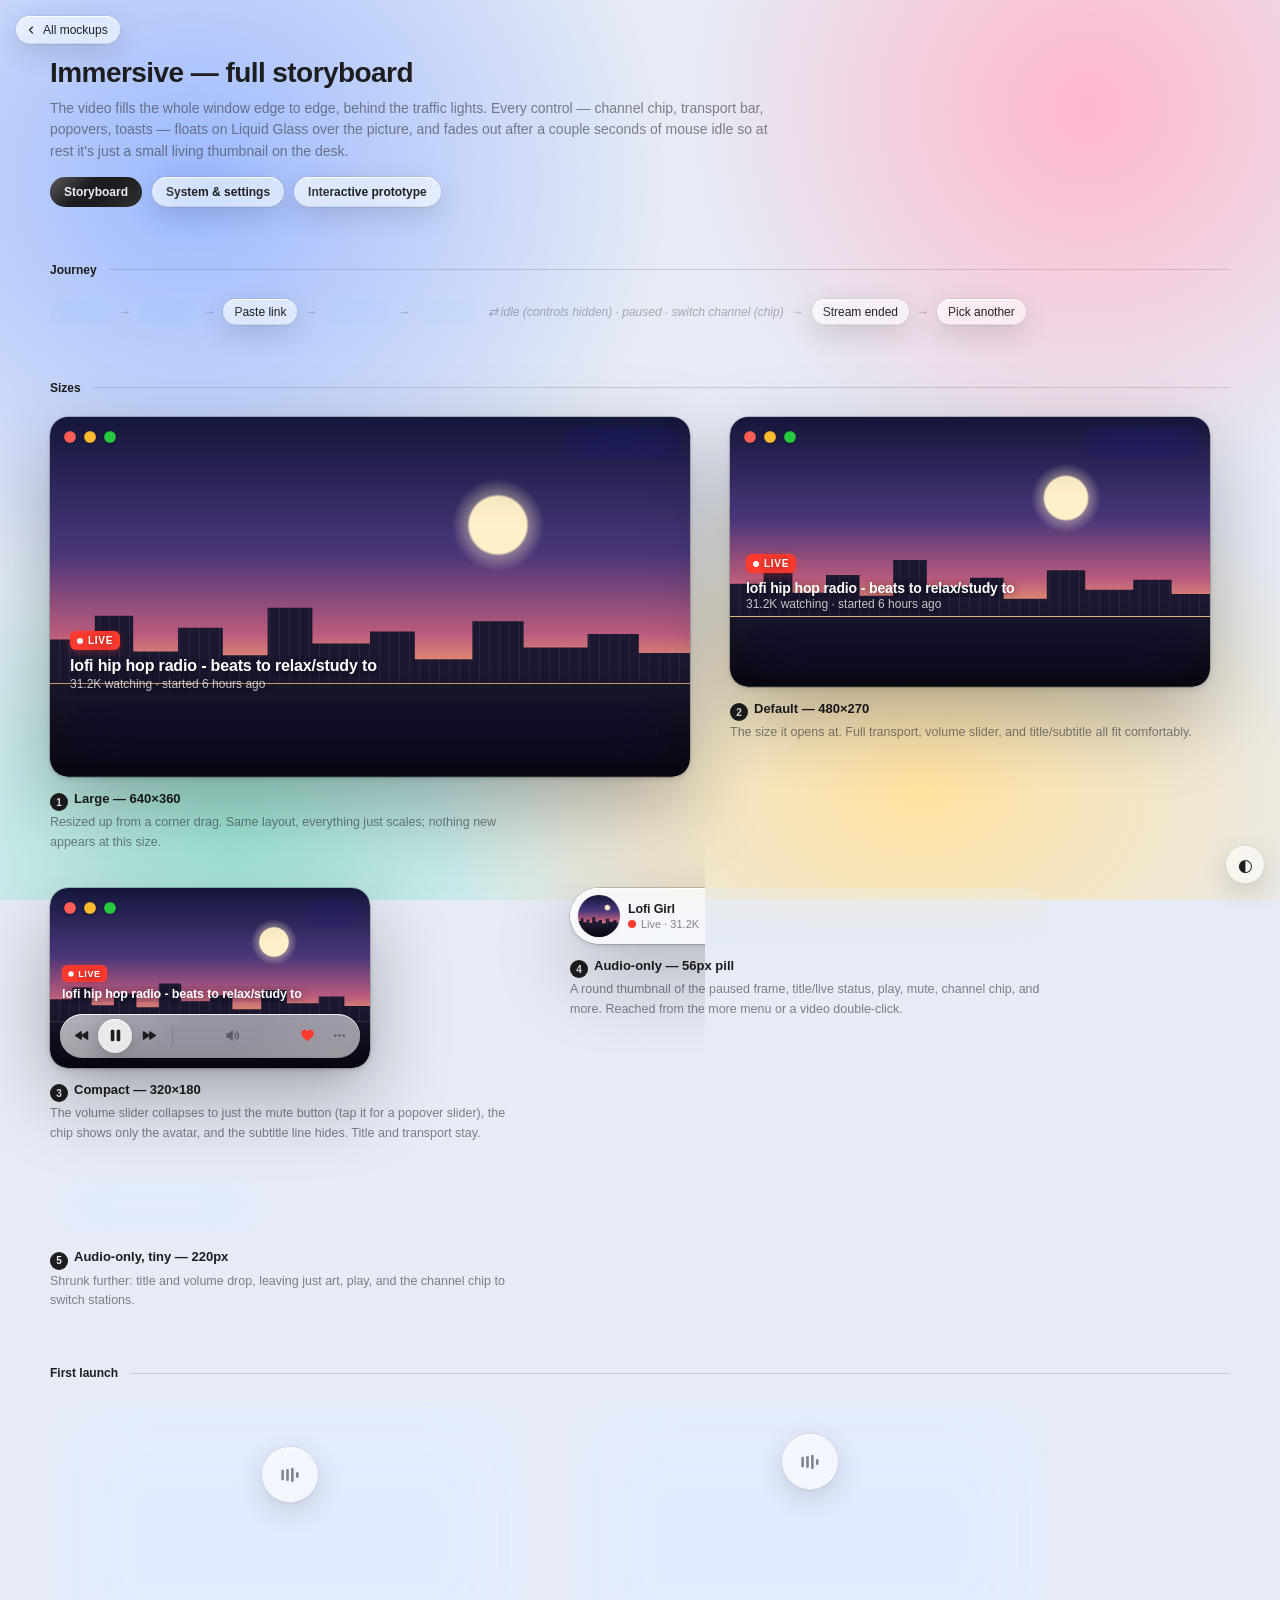
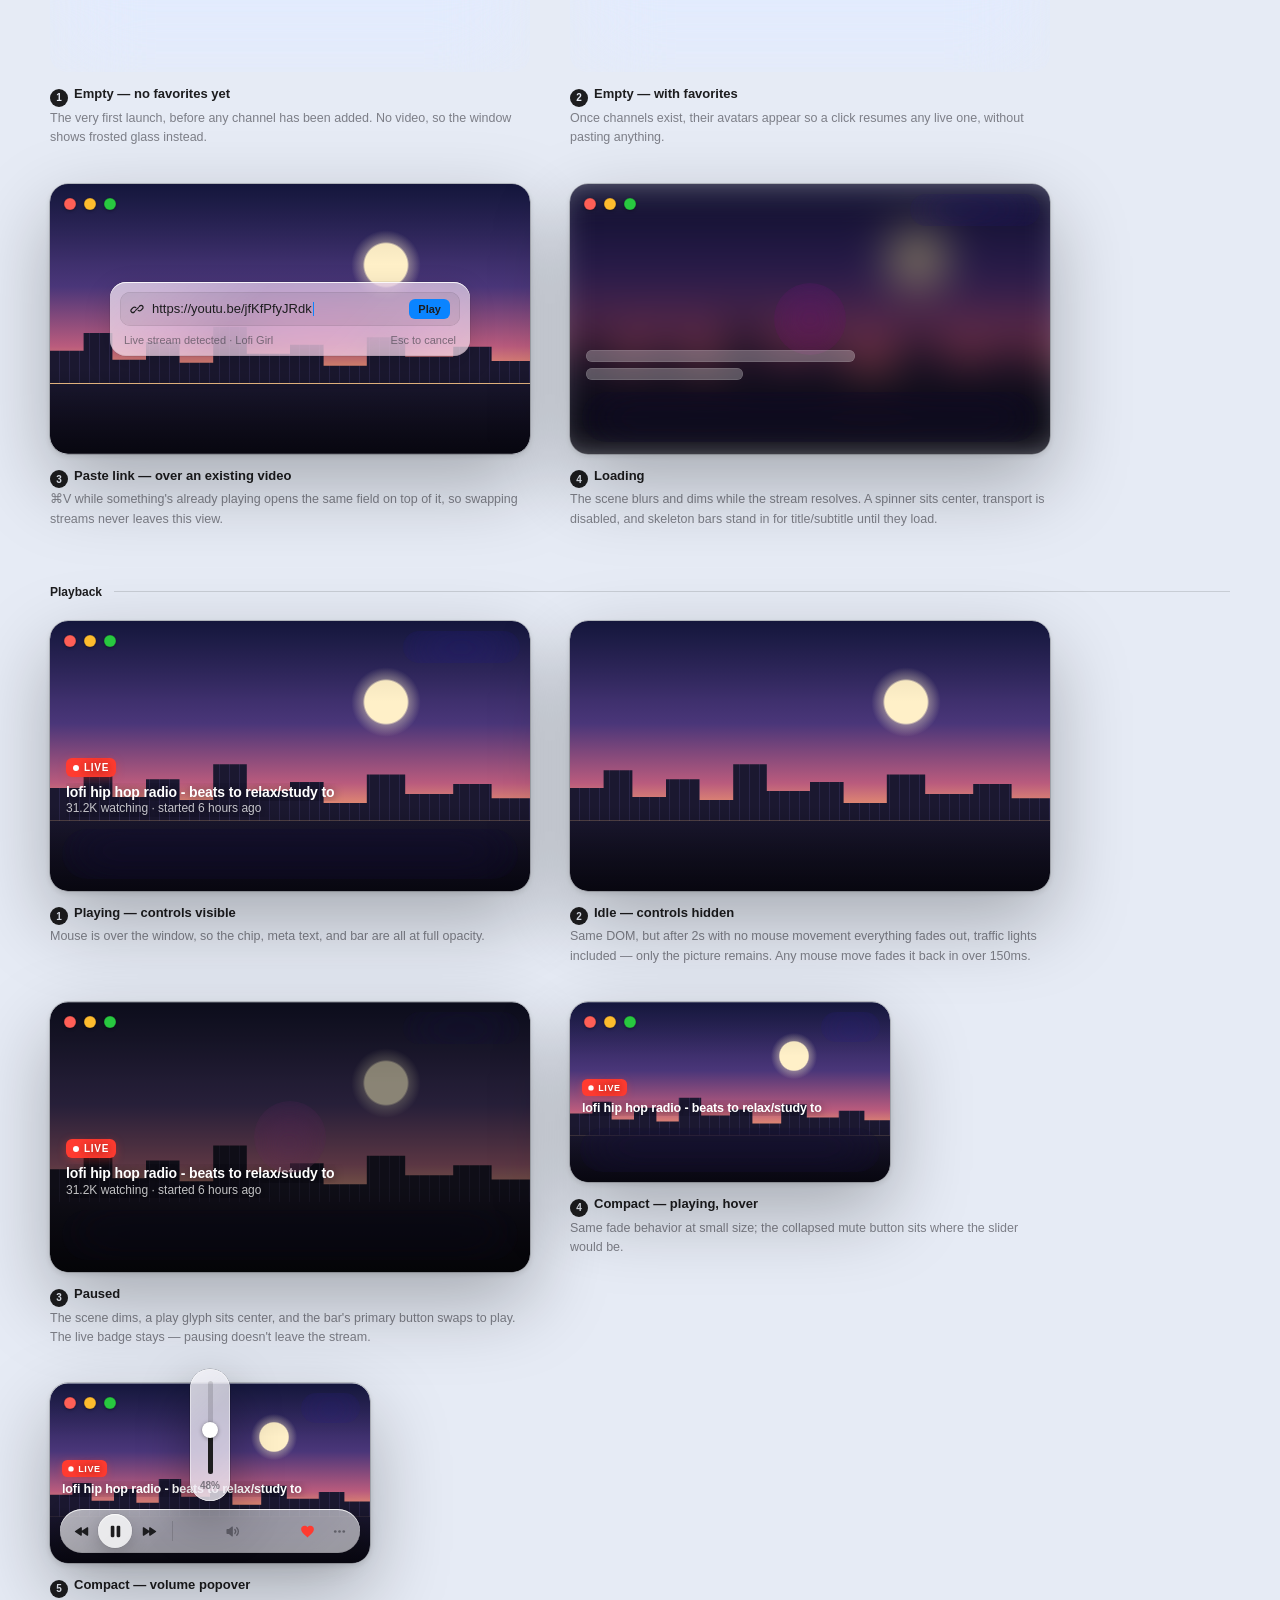
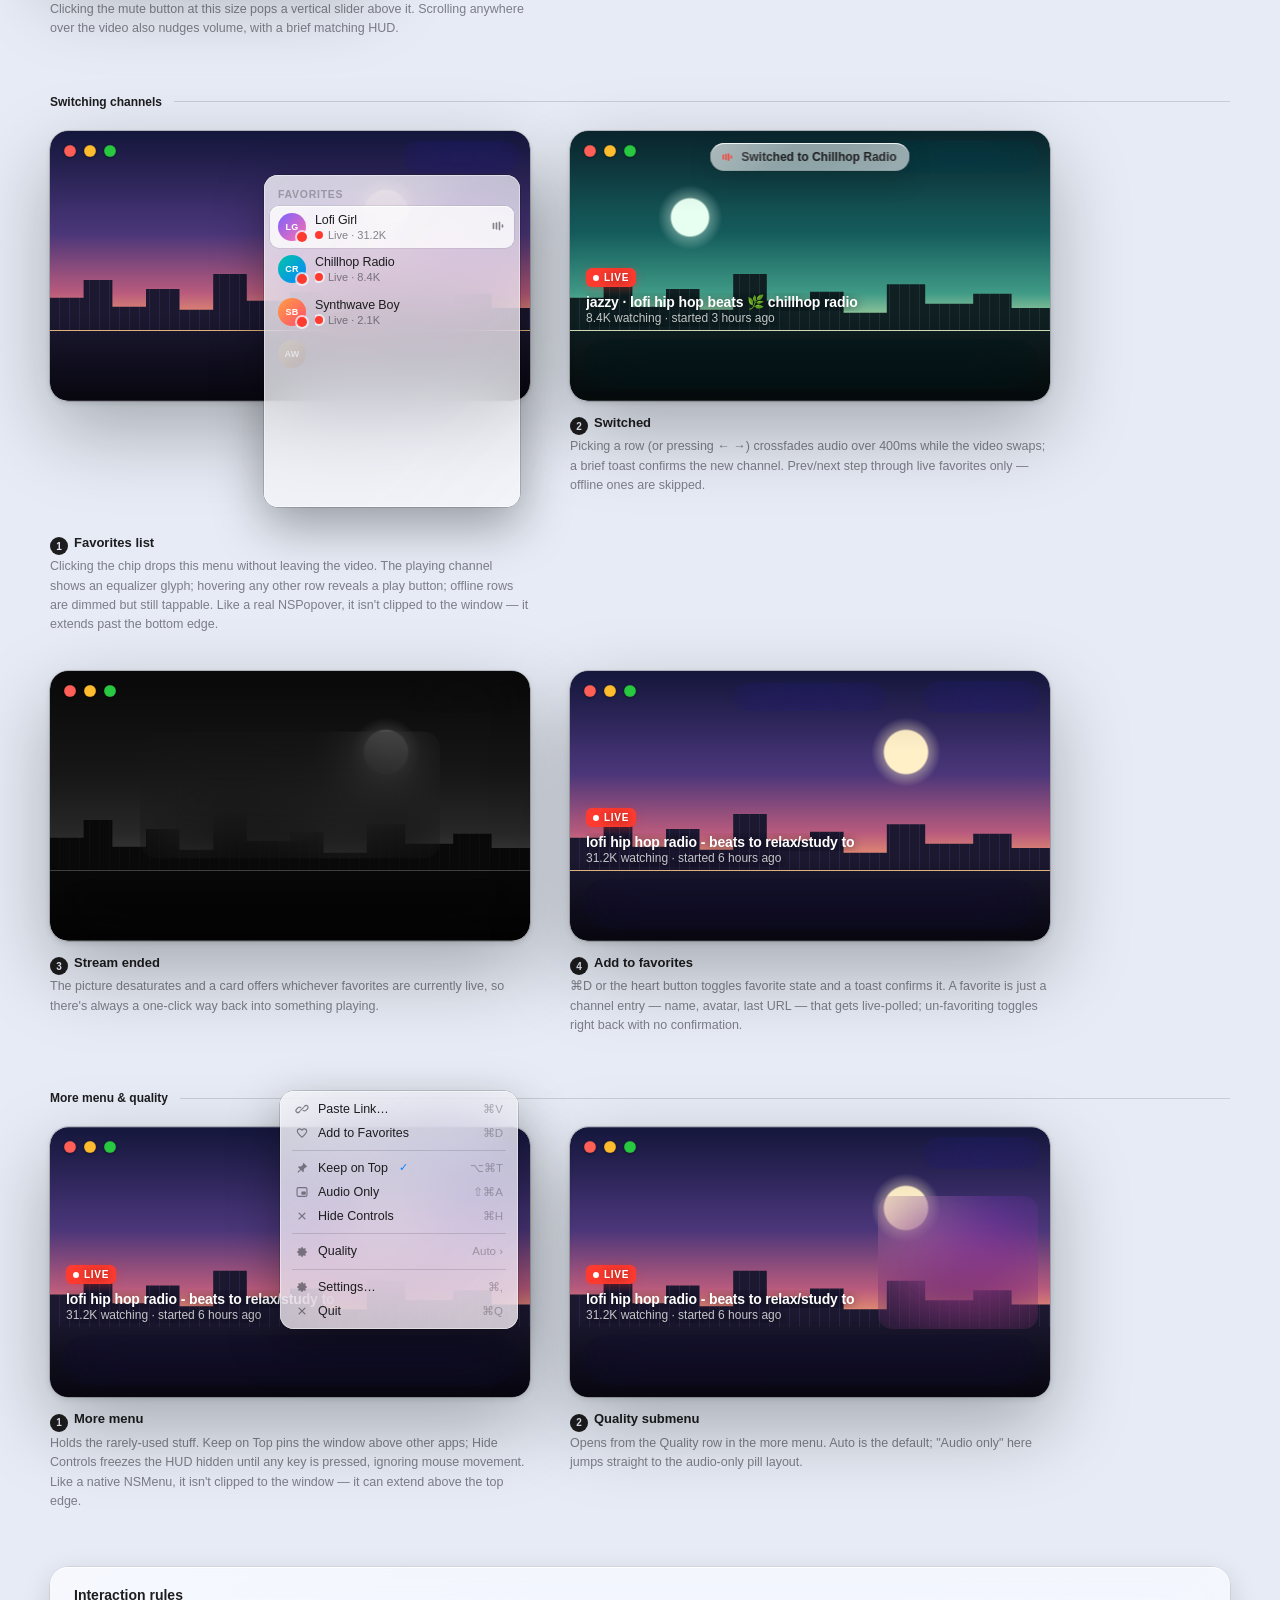
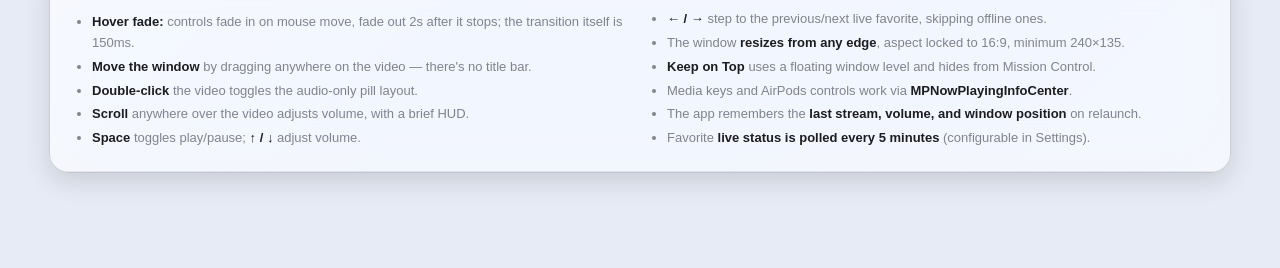
<file: design/immersive/storyboard.html>
<!doctype html><html lang="en"><head><meta charset="utf-8"><meta name="viewport" content="width=device-width,initial-scale=1">
<title>Immersive — full storyboard — yt-media-player</title>
<link rel="stylesheet" href="../glass.css"><link rel="stylesheet" href="immersive.css"><script src="../glass.js"></script>
</head><body>
<a class="back glass" href="../index.html"><svg viewBox="0 0 24 24"><path d="M15 6l-6 6 6 6"/></svg>All mockups</a>

<div class="page">

<header>
  <h1>Immersive — full storyboard</h1>
  <p>The video fills the whole window edge to edge, behind the traffic lights. Every control — channel chip, transport bar, popovers, toasts — floats on Liquid Glass over the picture, and fades out after a couple seconds of mouse idle so at rest it's just a small living thumbnail on the desk.</p>
  <div class="links">
    <a class="pill-link glass on" href="storyboard.html">Storyboard</a>
    <a class="pill-link glass" href="system.html">System &amp; settings</a>
    <a class="pill-link glass" href="prototype.html">Interactive prototype</a>
  </div>
</header>

<section>
  <h2><span>Journey</span></h2>
  <div class="journey">
    <span class="st glass">Launch</span><span class="ar">→</span>
    <span class="st glass">Empty</span><span class="ar">→</span>
    <span class="st glass">Paste link</span><span class="ar">→</span>
    <span class="st glass">Loading</span><span class="ar">→</span>
    <span class="st glass">Playing</span>
    <span class="alt">⇄ idle (controls hidden) · paused · switch channel (chip)</span>
    <span class="ar">→</span>
    <span class="st glass">Stream ended</span><span class="ar">→</span>
    <span class="st glass">Pick another</span>
  </div>
</section>

<section>
  <h2><span>Sizes</span></h2>
  <div class="row">
    <div class="frame">
      <div class="win large">
        <div class="scene"></div>
        <div class="lights hud"><i class="r"></i><i class="y"></i><i class="g"></i></div>
        <div class="chip glass hud"><div class="avatar av-a is-live">LG</div><div class="name">Lofi Girl</div><button class="btn sm"><svg><use href="#i-chev"/></svg></button></div>
        <div class="meta hud">
          <span class="live"><i></i>Live</span>
          <div class="title">lofi hip hop radio - beats to relax/study to</div>
          <div class="sub">31.2K watching · started 6 hours ago</div>
        </div>
        <div class="bar glass hud">
          <button class="btn"><svg><use href="#i-backward"/></svg></button>
          <button class="btn lg primary"><svg><use href="#i-pause"/></svg></button>
          <button class="btn"><svg><use href="#i-forward"/></svg></button>
          <div class="vsep"></div>
          <div class="vol"><button class="btn sm muted"><svg><use href="#i-speaker"/></svg></button><div class="slider"><div class="fill" style="width:48%"></div><div class="thumb" style="left:48%"></div></div></div>
          <div class="vsep v2"></div>
          <button class="btn active"><svg><use href="#i-heart"/></svg></button>
          <button class="btn muted more"><svg><use href="#i-more"/></svg></button>
        </div>
      </div>
      <div class="cap"><b><span class="n">1</span>Large — 640×360</b>Resized up from a corner drag. Same layout, everything just scales; nothing new appears at this size.</div>
    </div>

    <div class="frame">
      <div class="win">
        <div class="scene"></div>
        <div class="lights hud"><i class="r"></i><i class="y"></i><i class="g"></i></div>
        <div class="chip glass hud"><div class="avatar av-a is-live">LG</div><div class="name">Lofi Girl</div><button class="btn sm"><svg><use href="#i-chev"/></svg></button></div>
        <div class="meta hud">
          <span class="live"><i></i>Live</span>
          <div class="title">lofi hip hop radio - beats to relax/study to</div>
          <div class="sub">31.2K watching · started 6 hours ago</div>
        </div>
        <div class="bar glass hud">
          <button class="btn"><svg><use href="#i-backward"/></svg></button>
          <button class="btn lg primary"><svg><use href="#i-pause"/></svg></button>
          <button class="btn"><svg><use href="#i-forward"/></svg></button>
          <div class="vsep"></div>
          <div class="vol"><button class="btn sm muted"><svg><use href="#i-speaker"/></svg></button><div class="slider"><div class="fill" style="width:48%"></div><div class="thumb" style="left:48%"></div></div></div>
          <div class="vsep v2"></div>
          <button class="btn active"><svg><use href="#i-heart"/></svg></button>
          <button class="btn muted more"><svg><use href="#i-more"/></svg></button>
        </div>
      </div>
      <div class="cap"><b><span class="n">2</span>Default — 480×270</b>The size it opens at. Full transport, volume slider, and title/subtitle all fit comfortably.</div>
    </div>

    <div class="frame">
      <div class="win compact">
        <div class="scene"></div>
        <div class="lights hud"><i class="r"></i><i class="y"></i><i class="g"></i></div>
        <div class="chip glass hud"><div class="avatar av-a is-live">LG</div><div class="name">Lofi Girl</div><button class="btn sm"><svg><use href="#i-chev"/></svg></button></div>
        <div class="meta hud">
          <span class="live"><i></i>Live</span>
          <div class="title">lofi hip hop radio - beats to relax/study to</div>
          <div class="sub">31.2K watching · started 6 hours ago</div>
        </div>
        <div class="bar glass hud">
          <button class="btn"><svg><use href="#i-backward"/></svg></button>
          <button class="btn lg primary"><svg><use href="#i-pause"/></svg></button>
          <button class="btn"><svg><use href="#i-forward"/></svg></button>
          <div class="vsep"></div>
          <div class="vol"><button class="btn sm muted"><svg><use href="#i-speaker"/></svg></button><div class="slider"><div class="fill" style="width:48%"></div><div class="thumb" style="left:48%"></div></div></div>
          <div class="vsep v2"></div>
          <button class="btn active"><svg><use href="#i-heart"/></svg></button>
          <button class="btn muted more"><svg><use href="#i-more"/></svg></button>
        </div>
      </div>
      <div class="cap"><b><span class="n">3</span>Compact — 320×180</b>The volume slider collapses to just the mute button (tap it for a popover slider), the chip shows only the avatar, and the subtitle line hides. Title and transport stay.</div>
    </div>

    <div class="frame">
      <div class="pill glass">
        <div class="art"><div class="scene"></div></div>
        <div class="txt"><div class="title">Lofi Girl</div><div class="sub"><span class="dot-live"></span>Live · 31.2K</div></div>
        <button class="btn lg primary"><svg><use href="#i-pause"/></svg></button>
        <button class="btn muted vol"><svg><use href="#i-speaker"/></svg></button>
        <div class="chip"><div class="avatar av-a is-live">LG</div><button class="btn sm"><svg><use href="#i-chev"/></svg></button></div>
        <button class="btn muted more"><svg><use href="#i-more"/></svg></button>
      </div>
      <div class="cap"><b><span class="n">4</span>Audio-only — 56px pill</b>A round thumbnail of the paused frame, title/live status, play, mute, channel chip, and more. Reached from the more menu or a video double-click.</div>
    </div>

    <div class="frame">
      <div class="pill glass tiny">
        <div class="art"><div class="scene"></div></div>
        <button class="btn lg primary"><svg><use href="#i-pause"/></svg></button>
        <div class="chip"><div class="avatar av-a is-live">LG</div><button class="btn sm"><svg><use href="#i-chev"/></svg></button></div>
      </div>
      <div class="cap"><b><span class="n">5</span>Audio-only, tiny — 220px</b>Shrunk further: title and volume drop, leaving just art, play, and the channel chip to switch stations.</div>
    </div>
  </div>
</section>

<section>
  <h2><span>First launch</span></h2>
  <div class="row">
    <div class="frame">
      <div class="win blank">
        <div class="lights hud"><i class="r"></i><i class="y"></i><i class="g"></i></div>
        <div class="empty">
          <div class="ico glass"><svg><use href="#i-waves"/></svg></div>
          <div class="h">Paste a YouTube link to start</div>
          <div class="p">Copy any video or live stream URL and press <kbd>⌘V</kbd> — it starts playing right here.</div>
          <button class="pastebtn glass"><svg><use href="#i-link"/></svg>Paste link</button>
        </div>
      </div>
      <div class="cap"><b><span class="n">1</span>Empty — no favorites yet</b>The very first launch, before any channel has been added. No video, so the window shows frosted glass instead.</div>
    </div>

    <div class="frame">
      <div class="win blank">
        <div class="lights hud"><i class="r"></i><i class="y"></i><i class="g"></i></div>
        <div class="empty">
          <div class="ico glass"><svg><use href="#i-waves"/></svg></div>
          <div class="h">Paste a YouTube link to start</div>
          <div class="p">…or pick up where you left off</div>
          <div class="favrow">
            <div class="avatar av-a is-live">LG</div>
            <div class="avatar av-c is-live">CR</div>
            <div class="avatar av-b is-live">SB</div>
          </div>
          <button class="pastebtn glass"><svg><use href="#i-link"/></svg>Paste link</button>
        </div>
      </div>
      <div class="cap"><b><span class="n">2</span>Empty — with favorites</b>Once channels exist, their avatars appear so a click resumes any live one, without pasting anything.</div>
    </div>

    <div class="frame">
      <div class="win">
        <div class="scene"></div>
        <div class="lights hud"><i class="r"></i><i class="y"></i><i class="g"></i></div>
        <div class="linkbox glass">
          <div class="field typing"><svg><use href="#i-link"/></svg><span>https://youtu.be/jfKfPfyJRdk<span class="caret"></span></span><span class="go">Play</span></div>
          <div class="hint"><span>Live stream detected · Lofi Girl</span><span>Esc to cancel</span></div>
        </div>
      </div>
      <div class="cap"><b><span class="n">3</span>Paste link — over an existing video</b>⌘V while something's already playing opens the same field on top of it, so swapping streams never leaves this view.</div>
    </div>

    <div class="frame">
      <div class="win loading">
        <div class="scene"></div>
        <div class="lights hud"><i class="r"></i><i class="y"></i><i class="g"></i></div>
        <div class="chip glass hud"><div class="avatar av-a is-live">LG</div><div class="name">Loading…</div><button class="btn sm"><svg><use href="#i-chev"/></svg></button></div>
        <div class="glyph glass"><div class="spin"></div></div>
        <div class="meta hud" style="display:flex;flex-direction:column;gap:6px">
          <div class="sk" style="width:60%"></div>
          <div class="sk" style="width:35%"></div>
        </div>
        <div class="bar glass hud">
          <button class="btn" style="opacity:.4"><svg><use href="#i-backward"/></svg></button>
          <button class="btn lg primary" style="opacity:.4"><svg><use href="#i-play"/></svg></button>
          <button class="btn" style="opacity:.4"><svg><use href="#i-forward"/></svg></button>
          <div class="vsep"></div>
          <div class="vol"><button class="btn sm muted"><svg><use href="#i-speaker"/></svg></button><div class="slider"><div class="fill" style="width:48%"></div><div class="thumb" style="left:48%"></div></div></div>
          <div class="vsep v2"></div>
          <button class="btn active"><svg><use href="#i-heart"/></svg></button>
          <button class="btn muted more"><svg><use href="#i-more"/></svg></button>
        </div>
      </div>
      <div class="cap"><b><span class="n">4</span>Loading</b>The scene blurs and dims while the stream resolves. A spinner sits center, transport is disabled, and skeleton bars stand in for title/subtitle until they load.</div>
    </div>
  </div>
</section>

<section>
  <h2><span>Playback</span></h2>
  <div class="row">
    <div class="frame">
      <div class="win">
        <div class="scene"></div>
        <div class="lights hud"><i class="r"></i><i class="y"></i><i class="g"></i></div>
        <div class="chip glass hud"><div class="avatar av-a is-live">LG</div><div class="name">Lofi Girl</div><button class="btn sm"><svg><use href="#i-chev"/></svg></button></div>
        <div class="meta hud">
          <span class="live"><i></i>Live</span>
          <div class="title">lofi hip hop radio - beats to relax/study to</div>
          <div class="sub">31.2K watching · started 6 hours ago</div>
        </div>
        <div class="bar glass hud">
          <button class="btn"><svg><use href="#i-backward"/></svg></button>
          <button class="btn lg primary"><svg><use href="#i-pause"/></svg></button>
          <button class="btn"><svg><use href="#i-forward"/></svg></button>
          <div class="vsep"></div>
          <div class="vol"><button class="btn sm muted"><svg><use href="#i-speaker"/></svg></button><div class="slider"><div class="fill" style="width:48%"></div><div class="thumb" style="left:48%"></div></div></div>
          <div class="vsep v2"></div>
          <button class="btn active"><svg><use href="#i-heart"/></svg></button>
          <button class="btn muted more"><svg><use href="#i-more"/></svg></button>
        </div>
      </div>
      <div class="cap"><b><span class="n">1</span>Playing — controls visible</b>Mouse is over the window, so the chip, meta text, and bar are all at full opacity.</div>
    </div>

    <div class="frame">
      <div class="win idle">
        <div class="scene"></div>
        <div class="lights hud"><i class="r"></i><i class="y"></i><i class="g"></i></div>
        <div class="chip glass hud"><div class="avatar av-a is-live">LG</div><div class="name">Lofi Girl</div><button class="btn sm"><svg><use href="#i-chev"/></svg></button></div>
        <div class="meta hud">
          <span class="live"><i></i>Live</span>
          <div class="title">lofi hip hop radio - beats to relax/study to</div>
          <div class="sub">31.2K watching · started 6 hours ago</div>
        </div>
        <div class="bar glass hud">
          <button class="btn"><svg><use href="#i-backward"/></svg></button>
          <button class="btn lg primary"><svg><use href="#i-pause"/></svg></button>
          <button class="btn"><svg><use href="#i-forward"/></svg></button>
          <div class="vsep"></div>
          <div class="vol"><button class="btn sm muted"><svg><use href="#i-speaker"/></svg></button><div class="slider"><div class="fill" style="width:48%"></div><div class="thumb" style="left:48%"></div></div></div>
          <div class="vsep v2"></div>
          <button class="btn active"><svg><use href="#i-heart"/></svg></button>
          <button class="btn muted more"><svg><use href="#i-more"/></svg></button>
        </div>
      </div>
      <div class="cap"><b><span class="n">2</span>Idle — controls hidden</b>Same DOM, but after 2s with no mouse movement everything fades out, traffic lights included — only the picture remains. Any mouse move fades it back in over 150ms.</div>
    </div>

    <div class="frame">
      <div class="win paused">
        <div class="scene"></div>
        <div class="lights hud"><i class="r"></i><i class="y"></i><i class="g"></i></div>
        <div class="chip glass hud"><div class="avatar av-a is-live">LG</div><div class="name">Lofi Girl</div><button class="btn sm"><svg><use href="#i-chev"/></svg></button></div>
        <div class="meta hud">
          <span class="live"><i></i>Live</span>
          <div class="title">lofi hip hop radio - beats to relax/study to</div>
          <div class="sub">31.2K watching · started 6 hours ago</div>
        </div>
        <div class="glyph glass"><svg><use href="#i-play"/></svg></div>
        <div class="bar glass hud">
          <button class="btn"><svg><use href="#i-backward"/></svg></button>
          <button class="btn lg primary"><svg><use href="#i-play"/></svg></button>
          <button class="btn"><svg><use href="#i-forward"/></svg></button>
          <div class="vsep"></div>
          <div class="vol"><button class="btn sm muted"><svg><use href="#i-speaker"/></svg></button><div class="slider"><div class="fill" style="width:48%"></div><div class="thumb" style="left:48%"></div></div></div>
          <div class="vsep v2"></div>
          <button class="btn active"><svg><use href="#i-heart"/></svg></button>
          <button class="btn muted more"><svg><use href="#i-more"/></svg></button>
        </div>
      </div>
      <div class="cap"><b><span class="n">3</span>Paused</b>The scene dims, a play glyph sits center, and the bar's primary button swaps to play. The live badge stays — pausing doesn't leave the stream.</div>
    </div>

    <div class="frame">
      <div class="win compact">
        <div class="scene"></div>
        <div class="lights hud"><i class="r"></i><i class="y"></i><i class="g"></i></div>
        <div class="chip glass hud"><div class="avatar av-a is-live">LG</div><div class="name">Lofi Girl</div><button class="btn sm"><svg><use href="#i-chev"/></svg></button></div>
        <div class="meta hud">
          <span class="live"><i></i>Live</span>
          <div class="title">lofi hip hop radio - beats to relax/study to</div>
          <div class="sub">31.2K watching · started 6 hours ago</div>
        </div>
        <div class="bar glass hud">
          <button class="btn"><svg><use href="#i-backward"/></svg></button>
          <button class="btn lg primary"><svg><use href="#i-pause"/></svg></button>
          <button class="btn"><svg><use href="#i-forward"/></svg></button>
          <div class="vsep"></div>
          <div class="vol"><button class="btn sm muted"><svg><use href="#i-speaker"/></svg></button><div class="slider"><div class="fill" style="width:48%"></div><div class="thumb" style="left:48%"></div></div></div>
          <div class="vsep v2"></div>
          <button class="btn active"><svg><use href="#i-heart"/></svg></button>
          <button class="btn muted more"><svg><use href="#i-more"/></svg></button>
        </div>
      </div>
      <div class="cap"><b><span class="n">4</span>Compact — playing, hover</b>Same fade behavior at small size; the collapsed mute button sits where the slider would be.</div>
    </div>

    <div class="frame">
      <div class="win compact">
        <div class="scene"></div>
        <div class="lights hud"><i class="r"></i><i class="y"></i><i class="g"></i></div>
        <div class="chip glass hud"><div class="avatar av-a is-live">LG</div><div class="name">Lofi Girl</div><button class="btn sm"><svg><use href="#i-chev"/></svg></button></div>
        <div class="meta hud">
          <span class="live"><i></i>Live</span>
          <div class="title">lofi hip hop radio - beats to relax/study to</div>
        </div>
        <div class="pop volp glass" style="left:calc(50% - 20px)">
          <div class="slider v"><div class="fill" style="height:48%"></div><div class="thumb" style="top:52%"></div></div>
          <div class="pct">48%</div>
        </div>
        <div class="bar glass hud">
          <button class="btn"><svg><use href="#i-backward"/></svg></button>
          <button class="btn lg primary"><svg><use href="#i-pause"/></svg></button>
          <button class="btn"><svg><use href="#i-forward"/></svg></button>
          <div class="vsep"></div>
          <div class="vol"><button class="btn sm muted"><svg><use href="#i-speaker"/></svg></button></div>
          <div class="vsep v2"></div>
          <button class="btn active"><svg><use href="#i-heart"/></svg></button>
          <button class="btn muted more"><svg><use href="#i-more"/></svg></button>
        </div>
      </div>
      <div class="cap"><b><span class="n">5</span>Compact — volume popover</b>Clicking the mute button at this size pops a vertical slider above it. Scrolling anywhere over the video also nudges volume, with a brief matching HUD.</div>
    </div>
  </div>
</section>

<section>
  <h2><span>Switching channels</span></h2>
  <div class="row">
    <div class="frame tall">
      <div class="win">
        <div class="scene"></div>
        <div class="lights hud"><i class="r"></i><i class="y"></i><i class="g"></i></div>
        <div class="chip glass open hud"><div class="avatar av-a is-live">LG</div><div class="name">Lofi Girl</div><button class="btn sm"><svg><use href="#i-chev"/></svg></button></div>
        <div class="pop ch glass">
          <div class="hd">Favorites</div>
          <div class="crow sel"><div class="avatar av-a is-live">LG</div><div class="txt"><div class="title">Lofi Girl</div><div class="sub"><span class="dot-live"></span>Live · 31.2K</div></div><div class="eq"><svg><use href="#i-waves"/></svg></div></div>
          <div class="crow"><div class="avatar av-c is-live">CR</div><div class="txt"><div class="title">Chillhop Radio</div><div class="sub"><span class="dot-live"></span>Live · 8.4K</div></div><button class="btn go"><svg><use href="#i-play"/></svg></button></div>
          <div class="crow"><div class="avatar av-b is-live">SB</div><div class="txt"><div class="title">Synthwave Boy</div><div class="sub"><span class="dot-live"></span>Live · 2.1K</div></div><button class="btn go"><svg><use href="#i-play"/></svg></button></div>
          <div class="crow off"><div class="avatar av-d">AW</div><div class="txt"><div class="title">Ambient Worlds</div><div class="sub"><span class="dot-off"></span>Offline · last live 2d ago</div></div><button class="btn go"><svg><use href="#i-play"/></svg></button></div>
          <div class="crow off"><div class="avatar av-e">CB</div><div class="txt"><div class="title">Cafe Music BGM</div><div class="sub"><span class="dot-off"></span>Offline · last live 5h ago</div></div><button class="btn go"><svg><use href="#i-play"/></svg></button></div>
          <hr>
          <div class="mi"><svg><use href="#i-plus"/></svg>Add current stream</div>
          <div class="mi"><svg><use href="#i-link"/></svg>Paste a link…<span class="k">⌘V</span></div>
          <div class="mi"><svg><use href="#i-gear"/></svg>Edit favorites…</div>
        </div>
      </div>
      <div class="cap"><b><span class="n">1</span>Favorites list</b>Clicking the chip drops this menu without leaving the video. The playing channel shows an equalizer glyph; hovering any other row reveals a play button; offline rows are dimmed but still tappable. Like a real NSPopover, it isn't clipped to the window — it extends past the bottom edge.</div>
    </div>

    <div class="frame">
      <div class="win">
        <div class="scene teal"></div>
        <div class="lights hud"><i class="r"></i><i class="y"></i><i class="g"></i></div>
        <div class="chip glass hud"><div class="avatar av-c is-live">CR</div><div class="name">Chillhop Radio</div><button class="btn sm"><svg><use href="#i-chev"/></svg></button></div>
        <div class="toast glass"><svg class="live-c"><use href="#i-waves"/></svg>Switched to Chillhop Radio</div>
        <div class="meta hud">
          <span class="live"><i></i>Live</span>
          <div class="title">jazzy · lofi hip hop beats 🌿 chillhop radio</div>
          <div class="sub">8.4K watching · started 3 hours ago</div>
        </div>
        <div class="bar glass hud">
          <button class="btn"><svg><use href="#i-backward"/></svg></button>
          <button class="btn lg primary"><svg><use href="#i-pause"/></svg></button>
          <button class="btn"><svg><use href="#i-forward"/></svg></button>
          <div class="vsep"></div>
          <div class="vol"><button class="btn sm muted"><svg><use href="#i-speaker"/></svg></button><div class="slider"><div class="fill" style="width:48%"></div><div class="thumb" style="left:48%"></div></div></div>
          <div class="vsep v2"></div>
          <button class="btn active"><svg><use href="#i-heart"/></svg></button>
          <button class="btn muted more"><svg><use href="#i-more"/></svg></button>
        </div>
      </div>
      <div class="cap"><b><span class="n">2</span>Switched</b>Picking a row (or pressing ← →) crossfades audio over 400ms while the video swaps; a brief toast confirms the new channel. Prev/next step through live favorites only — offline ones are skipped.</div>
    </div>

    <div class="frame">
      <div class="win ended">
        <div class="scene"></div>
        <div class="lights hud"><i class="r"></i><i class="y"></i><i class="g"></i></div>
        <div class="chip glass hud"><div class="avatar av-a">LG</div><div class="name">Lofi Girl</div><button class="btn sm"><svg><use href="#i-chev"/></svg></button></div>
        <div class="card glass">
          <div class="h">Stream ended</div>
          <div class="p">Lofi Girl went offline. Two of your favorites are live right now.</div>
          <div class="opts">
            <div class="opt glass"><div class="avatar av-c is-live">CR</div>Chillhop<span class="dot-live"></span></div>
            <div class="opt glass"><div class="avatar av-b is-live">SB</div>Synthwave<span class="dot-live"></span></div>
          </div>
        </div>
        <div class="glyph glass"><svg><use href="#i-play"/></svg></div>
        <div class="bar glass hud">
          <button class="btn"><svg><use href="#i-backward"/></svg></button>
          <button class="btn lg primary"><svg><use href="#i-play"/></svg></button>
          <button class="btn"><svg><use href="#i-forward"/></svg></button>
          <div class="vsep"></div>
          <div class="vol"><button class="btn sm muted"><svg><use href="#i-speaker"/></svg></button><div class="slider"><div class="fill" style="width:48%"></div><div class="thumb" style="left:48%"></div></div></div>
          <div class="vsep v2"></div>
          <button class="btn active"><svg><use href="#i-heart"/></svg></button>
          <button class="btn muted more"><svg><use href="#i-more"/></svg></button>
        </div>
      </div>
      <div class="cap"><b><span class="n">3</span>Stream ended</b>The picture desaturates and a card offers whichever favorites are currently live, so there's always a one-click way back into something playing.</div>
    </div>

    <div class="frame">
      <div class="win">
        <div class="scene"></div>
        <div class="lights hud"><i class="r"></i><i class="y"></i><i class="g"></i></div>
        <div class="chip glass hud"><div class="avatar av-a is-live">LG</div><div class="name">Lofi Girl</div><button class="btn sm"><svg><use href="#i-chev"/></svg></button></div>
        <div class="toast glass"><svg><use href="#i-heart"/></svg>Added to Favorites</div>
        <div class="meta hud">
          <span class="live"><i></i>Live</span>
          <div class="title">lofi hip hop radio - beats to relax/study to</div>
          <div class="sub">31.2K watching · started 6 hours ago</div>
        </div>
        <div class="bar glass hud">
          <button class="btn"><svg><use href="#i-backward"/></svg></button>
          <button class="btn lg primary"><svg><use href="#i-pause"/></svg></button>
          <button class="btn"><svg><use href="#i-forward"/></svg></button>
          <div class="vsep"></div>
          <div class="vol"><button class="btn sm muted"><svg><use href="#i-speaker"/></svg></button><div class="slider"><div class="fill" style="width:48%"></div><div class="thumb" style="left:48%"></div></div></div>
          <div class="vsep v2"></div>
          <button class="btn active"><svg><use href="#i-heart"/></svg></button>
          <button class="btn muted more"><svg><use href="#i-more"/></svg></button>
        </div>
      </div>
      <div class="cap"><b><span class="n">4</span>Add to favorites</b>⌘D or the heart button toggles favorite state and a toast confirms it. A favorite is just a channel entry — name, avatar, last URL — that gets live-polled; un-favoriting toggles right back with no confirmation.</div>
    </div>
  </div>
</section>

<section>
  <h2><span>More menu &amp; quality</span></h2>
  <div class="row">
    <div class="frame">
      <div class="win">
        <div class="scene"></div>
        <div class="lights hud"><i class="r"></i><i class="y"></i><i class="g"></i></div>
        <div class="chip glass hud"><div class="avatar av-a is-live">LG</div><div class="name">Lofi Girl</div><button class="btn sm"><svg><use href="#i-chev"/></svg></button></div>
        <div class="meta hud">
          <span class="live"><i></i>Live</span>
          <div class="title">lofi hip hop radio - beats to relax/study to</div>
          <div class="sub">31.2K watching · started 6 hours ago</div>
        </div>
        <div class="pop menu glass">
          <div class="mi"><svg><use href="#i-link"/></svg>Paste Link…<span class="k">⌘V</span></div>
          <div class="mi"><svg><use href="#i-heart-o"/></svg>Add to Favorites<span class="k">⌘D</span></div>
          <hr>
          <div class="mi"><svg><use href="#i-pin"/></svg>Keep on Top<span class="chk">✓</span><span class="k">⌥⌘T</span></div>
          <div class="mi"><svg><use href="#i-pip"/></svg>Audio Only<span class="k">⇧⌘A</span></div>
          <div class="mi"><svg><use href="#i-x"/></svg>Hide Controls<span class="k">⌘H</span></div>
          <hr>
          <div class="mi"><svg><use href="#i-gear"/></svg>Quality<span class="sub">Auto ›</span></div>
          <hr>
          <div class="mi"><svg><use href="#i-gear"/></svg>Settings…<span class="k">⌘,</span></div>
          <div class="mi"><svg><use href="#i-x"/></svg>Quit<span class="k">⌘Q</span></div>
        </div>
        <div class="bar glass hud">
          <button class="btn"><svg><use href="#i-backward"/></svg></button>
          <button class="btn lg primary"><svg><use href="#i-pause"/></svg></button>
          <button class="btn"><svg><use href="#i-forward"/></svg></button>
          <div class="vsep"></div>
          <div class="vol"><button class="btn sm muted"><svg><use href="#i-speaker"/></svg></button><div class="slider"><div class="fill" style="width:48%"></div><div class="thumb" style="left:48%"></div></div></div>
          <div class="vsep v2"></div>
          <button class="btn active"><svg><use href="#i-heart"/></svg></button>
          <button class="btn muted more"><svg><use href="#i-more"/></svg></button>
        </div>
      </div>
      <div class="cap"><b><span class="n">1</span>More menu</b>Holds the rarely-used stuff. Keep on Top pins the window above other apps; Hide Controls freezes the HUD hidden until any key is pressed, ignoring mouse movement. Like a native NSMenu, it isn't clipped to the window — it can extend above the top edge.</div>
    </div>

    <div class="frame">
      <div class="win">
        <div class="scene"></div>
        <div class="lights hud"><i class="r"></i><i class="y"></i><i class="g"></i></div>
        <div class="chip glass hud"><div class="avatar av-a is-live">LG</div><div class="name">Lofi Girl</div><button class="btn sm"><svg><use href="#i-chev"/></svg></button></div>
        <div class="meta hud">
          <span class="live"><i></i>Live</span>
          <div class="title">lofi hip hop radio - beats to relax/study to</div>
          <div class="sub">31.2K watching · started 6 hours ago</div>
        </div>
        <div class="pop q glass">
          <div class="mi">Auto<span class="chk">✓</span></div>
          <div class="mi">1080p</div>
          <div class="mi">720p</div>
          <div class="mi">480p</div>
          <div class="mi">Audio only<span class="sub">saves CPU</span></div>
        </div>
        <div class="bar glass hud">
          <button class="btn"><svg><use href="#i-backward"/></svg></button>
          <button class="btn lg primary"><svg><use href="#i-pause"/></svg></button>
          <button class="btn"><svg><use href="#i-forward"/></svg></button>
          <div class="vsep"></div>
          <div class="vol"><button class="btn sm muted"><svg><use href="#i-speaker"/></svg></button><div class="slider"><div class="fill" style="width:48%"></div><div class="thumb" style="left:48%"></div></div></div>
          <div class="vsep v2"></div>
          <button class="btn active"><svg><use href="#i-heart"/></svg></button>
          <button class="btn muted more"><svg><use href="#i-more"/></svg></button>
        </div>
      </div>
      <div class="cap"><b><span class="n">2</span>Quality submenu</b>Opens from the Quality row in the more menu. Auto is the default; "Audio only" here jumps straight to the audio-only pill layout.</div>
    </div>
  </div>
</section>

<div class="notes glass">
  <h3>Interaction rules</h3>
  <ul>
    <li><b>Hover fade:</b> controls fade in on mouse move, fade out 2s after it stops; the transition itself is 150ms.</li>
    <li><b>Move the window</b> by dragging anywhere on the video — there's no title bar.</li>
    <li><b>Double-click</b> the video toggles the audio-only pill layout.</li>
    <li><b>Scroll</b> anywhere over the video adjusts volume, with a brief HUD.</li>
    <li><b>Space</b> toggles play/pause; <b>↑ / ↓</b> adjust volume.</li>
    <li><b>← / →</b> step to the previous/next live favorite, skipping offline ones.</li>
    <li>The window <b>resizes from any edge</b>, aspect locked to 16:9, minimum 240×135.</li>
    <li><b>Keep on Top</b> uses a floating window level and hides from Mission Control.</li>
    <li>Media keys and AirPods controls work via <b>MPNowPlayingInfoCenter</b>.</li>
    <li>The app remembers the <b>last stream, volume, and window position</b> on relaunch.</li>
    <li>Favorite <b>live status is polled every 5 minutes</b> (configurable in Settings).</li>
  </ul>
</div>

</div>
</body></html>
</file>
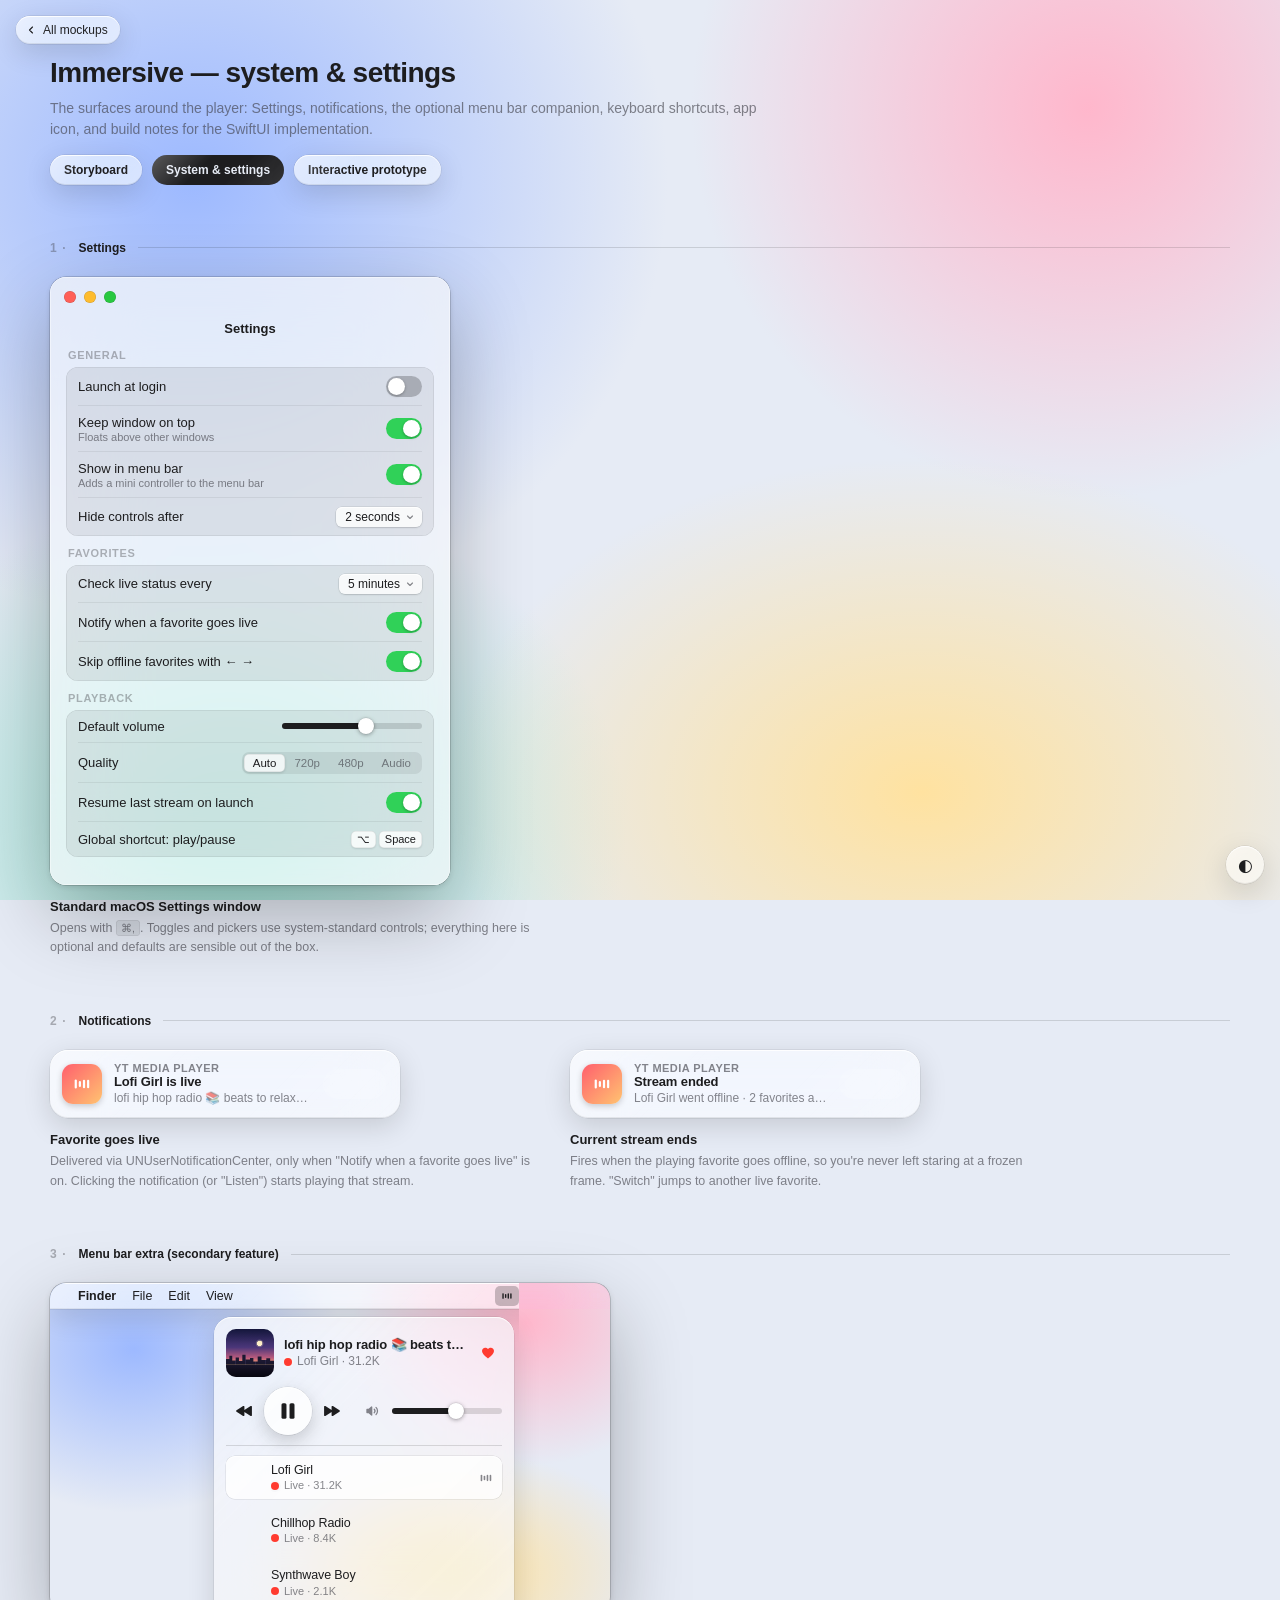
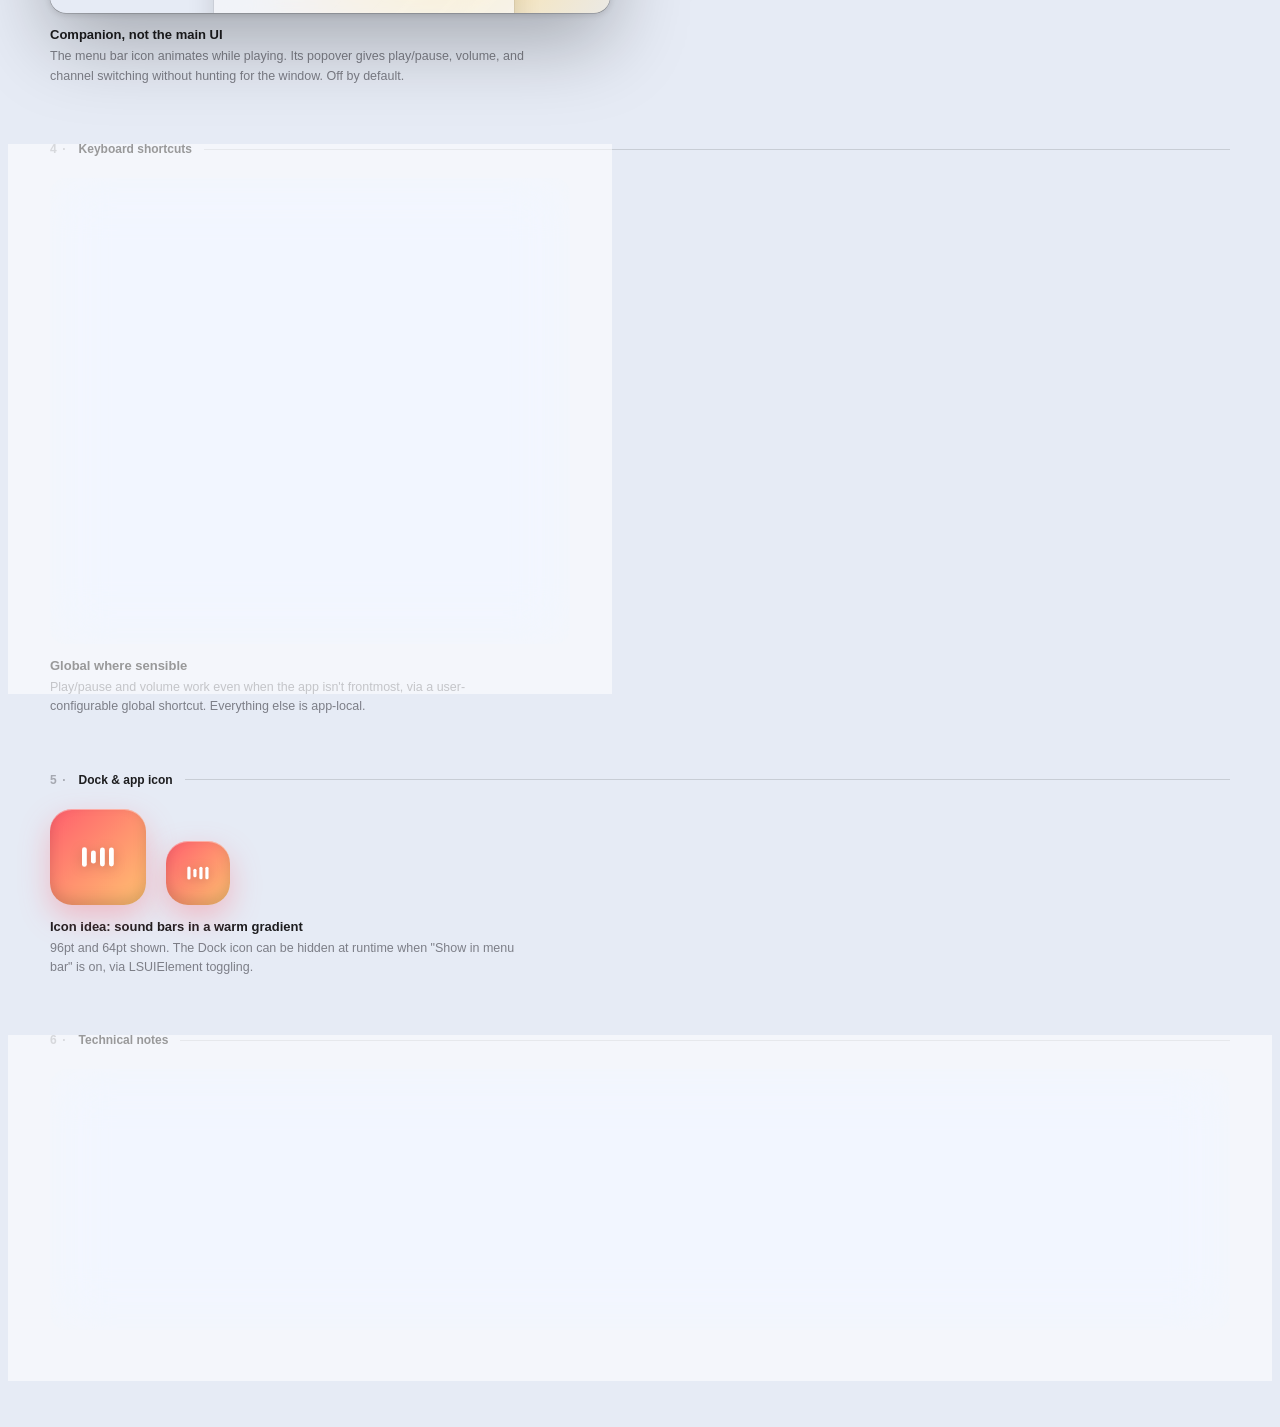
<file: design/immersive/system.html>
<!doctype html><html lang="en"><head><meta charset="utf-8"><meta name="viewport" content="width=device-width,initial-scale=1">
<title>Immersive — System &amp; Settings — yt-media-player</title>
<link rel="stylesheet" href="../glass.css"><link rel="stylesheet" href="immersive.css"><script src="../glass.js"></script>
</head><body>
<a class="back glass" href="../index.html"><svg viewBox="0 0 24 24"><path d="M15 6l-6 6 6 6"/></svg>All mockups</a>

<div class="page">

<header>
  <h1>Immersive — system &amp; settings</h1>
  <p>The surfaces around the player: Settings, notifications, the optional menu bar companion, keyboard shortcuts, app icon, and build notes for the SwiftUI implementation.</p>
  <div class="links">
    <a class="pill-link glass" href="storyboard.html">Storyboard</a>
    <a class="pill-link glass on" href="system.html">System &amp; settings</a>
    <a class="pill-link glass" href="prototype.html">Interactive prototype</a>
  </div>
</header>

<section>
  <h2>1 · <span>Settings</span></h2>
  <div class="row">
    <div class="frame">
      <div class="settings" style="width:400px;padding-top:44px">
        <div class="lights"><i class="r"></i><i class="y"></i><i class="g"></i></div>
        <div class="ttl">Settings</div>

        <div class="lbl">General</div>
        <div class="grp">
          <div class="srow"><span class="grow">Launch at login</span><span class="sw off"></span></div>
          <div class="srow"><div class="grow"><div>Keep window on top</div><div class="d">Floats above other windows</div></div><span class="sw"></span></div>
          <div class="srow"><div class="grow"><div>Show in menu bar</div><div class="d">Adds a mini controller to the menu bar</div></div><span class="sw"></span></div>
          <div class="srow"><span class="grow">Hide controls after</span><span class="pb">2 seconds<svg viewBox="0 0 24 24"><path d="M7 10l5 5 5-5"/></svg></span></div>
        </div>

        <div class="lbl">Favorites</div>
        <div class="grp">
          <div class="srow"><span class="grow">Check live status every</span><span class="pb">5 minutes<svg viewBox="0 0 24 24"><path d="M7 10l5 5 5-5"/></svg></span></div>
          <div class="srow"><span class="grow">Notify when a favorite goes live</span><span class="sw"></span></div>
          <div class="srow"><span class="grow">Skip offline favorites with ← →</span><span class="sw"></span></div>
        </div>

        <div class="lbl">Playback</div>
        <div class="grp">
          <div class="srow"><span class="grow">Default volume</span><div class="slider"><div class="fill" style="width:60%"></div><div class="thumb" style="left:60%"></div></div></div>
          <div class="srow"><span class="grow">Quality</span><div class="seg"><span class="on">Auto</span><span>720p</span><span>480p</span><span>Audio</span></div></div>
          <div class="srow"><span class="grow">Resume last stream on launch</span><span class="sw"></span></div>
          <div class="srow"><span class="grow">Global shortcut: play/pause</span><span class="keyfield"><kbd>⌥</kbd><kbd>Space</kbd></span></div>
        </div>
      </div>
      <div class="cap"><b>Standard macOS Settings window</b>Opens with <kbd>⌘,</kbd>. Toggles and pickers use system-standard controls; everything here is optional and defaults are sensible out of the box.</div>
    </div>
  </div>
</section>

<section>
  <h2>2 · <span>Notifications</span></h2>
  <div class="row">
    <div class="frame">
      <div class="notif glass">
        <div class="ico"><svg><use href="#i-waves"/></svg></div>
        <div class="txt">
          <div class="app">YT Media Player</div>
          <div class="title">Lofi Girl is live</div>
          <div class="sub">lofi hip hop radio 📚 beats to relax/study to</div>
        </div>
        <button class="act glass">Listen</button>
      </div>
      <div class="cap"><b>Favorite goes live</b>Delivered via UNUserNotificationCenter, only when "Notify when a favorite goes live" is on. Clicking the notification (or "Listen") starts playing that stream.</div>
    </div>
    <div class="frame">
      <div class="notif glass">
        <div class="ico"><svg><use href="#i-waves"/></svg></div>
        <div class="txt">
          <div class="app">YT Media Player</div>
          <div class="title">Stream ended</div>
          <div class="sub">Lofi Girl went offline · 2 favorites are live</div>
        </div>
        <button class="act glass">Switch</button>
      </div>
      <div class="cap"><b>Current stream ends</b>Fires when the playing favorite goes offline, so you're never left staring at a frozen frame. "Switch" jumps to another live favorite.</div>
    </div>
  </div>
</section>

<section>
  <h2>3 · <span>Menu bar extra (secondary feature)</span></h2>
  <div class="row">
    <div class="frame">
      <div class="mbwrap">
        <div class="menubar glass">
          <span class="apple"></span><b>Finder</b><span>File</span><span>Edit</span><span>View</span>
          <div class="r">
            <span class="on"><svg><use href="#i-waves"/></svg></span>
            <svg><use href="#i-speaker"/></svg>
            <span>9:41 AM</span>
          </div>
        </div>
        <div class="mbpop glass">
          <div class="now">
            <div class="art"><div class="scene"></div></div>
            <div class="txt">
              <div class="title">lofi hip hop radio 📚 beats to relax/study to</div>
              <div class="sub"><span class="dot-live"></span>Lofi Girl · 31.2K</div>
            </div>
            <button class="btn sm active" title="Favorite"><svg><use href="#i-heart"/></svg></button>
          </div>
          <div class="ctl">
            <button class="btn" title="Previous favorite"><svg><use href="#i-backward"/></svg></button>
            <button class="btn lg primary" title="Pause"><svg><use href="#i-pause"/></svg></button>
            <button class="btn" title="Next favorite"><svg><use href="#i-forward"/></svg></button>
            <div class="vol">
              <button class="btn sm muted" title="Mute"><svg><use href="#i-speaker"/></svg></button>
              <div class="slider"><div class="fill" style="width:58%"></div><div class="thumb" style="left:58%"></div></div>
            </div>
          </div>
          <hr>
          <div class="crow sel"><div class="avatar av-a">LG</div><div class="txt"><div class="title">Lofi Girl</div><div class="sub"><span class="dot-live"></span>Live · 31.2K</div></div><span class="eq"><svg><use href="#i-waves"/></svg></span></div>
          <div class="crow"><div class="avatar av-c">CR</div><div class="txt"><div class="title">Chillhop Radio</div><div class="sub"><span class="dot-live"></span>Live · 8.4K</div></div></div>
          <div class="crow"><div class="avatar av-b">SB</div><div class="txt"><div class="title">Synthwave Boy</div><div class="sub"><span class="dot-live"></span>Live · 2.1K</div></div></div>
          <hr>
          <div class="mi">Show Player Window<span class="k">⌘0</span></div>
        </div>
      </div>
      <div class="cap"><b>Companion, not the main UI</b>The menu bar icon animates while playing. Its popover gives play/pause, volume, and channel switching without hunting for the window. Off by default.</div>
    </div>
  </div>
</section>

<section>
  <h2>4 · <span>Keyboard shortcuts</span></h2>
  <div class="row">
    <div class="frame" style="flex:1;min-width:420px">
      <div class="keys glass">
        <div class="h">Playback</div>
        <div class="kk"><kbd>Space</kbd></div><div>Play / Pause</div>
        <div class="kk"><kbd>↑</kbd><kbd>↓</kbd></div><div>Volume ±5%</div>
        <div class="kk"><kbd>M</kbd></div><div>Mute</div>
        <div class="kk"><kbd>←</kbd><kbd>→</kbd></div><div>Previous / next live favorite</div>

        <div class="h">Streams</div>
        <div class="kk"><kbd>⌘</kbd><kbd>V</kbd></div><div>Paste link &amp; play</div>
        <div class="kk"><kbd>⌘</kbd><kbd>L</kbd></div><div>Show link field</div>
        <div class="kk"><kbd>⌘</kbd><kbd>D</kbd></div><div>Add / remove favorite</div>
        <div class="kk"><kbd>⌘</kbd><kbd>1…9</kbd></div><div>Jump to favorite N</div>

        <div class="h">Window</div>
        <div class="kk"><kbd>⌥</kbd><kbd>⌘</kbd><kbd>T</kbd></div><div>Keep on top</div>
        <div class="kk"><kbd>⇧</kbd><kbd>⌘</kbd><kbd>A</kbd></div><div>Audio-only pill</div>
        <div class="kk"><kbd>⌘</kbd><kbd>H</kbd></div><div>Hide controls</div>
        <div class="kk"><kbd>⌘</kbd><kbd>0</kbd></div><div>Show player window</div>
        <div class="kk"><kbd>⌘</kbd><kbd>,</kbd></div><div>Settings</div>
        <div class="kk"><kbd>⌘</kbd><kbd>Q</kbd></div><div>Quit</div>
      </div>
      <div class="cap"><b>Global where sensible</b>Play/pause and volume work even when the app isn't frontmost, via a user-configurable global shortcut. Everything else is app-local.</div>
    </div>
  </div>
</section>

<section>
  <h2>5 · <span>Dock &amp; app icon</span></h2>
  <div class="row">
    <div class="frame">
      <div class="row" style="gap:20px;align-items:flex-end">
        <div class="app-icon" style="width:96px;height:96px">
          <div class="app-icon-glyph"><svg viewBox="0 0 24 24" style="width:48px;height:48px"><use href="#i-waves"/></svg></div>
        </div>
        <div class="app-icon" style="width:64px;height:64px">
          <div class="app-icon-glyph"><svg viewBox="0 0 24 24" style="width:32px;height:32px"><use href="#i-waves"/></svg></div>
        </div>
      </div>
      <div class="cap"><b>Icon idea: sound bars in a warm gradient</b>96pt and 64pt shown. The Dock icon can be hidden at runtime when "Show in menu bar" is on, via <span style="white-space:nowrap">LSUIElement</span> toggling.</div>
    </div>
  </div>
</section>

<section>
  <h2>6 · <span>Technical notes</span></h2>
  <div class="notes glass">
    <h3>For the SwiftUI build</h3>
    <ul>
      <li><b>Window</b> — <code>NSWindow</code> with <code>.fullSizeContentView</code> and a transparent titlebar; traffic lights are shown/hidden along with the HUD.</li>
      <li><b>Video</b> — a <code>WKWebView</code> loading the YouTube IFrame Player (no API key needed); playback is controlled via a JS <code>postMessage</code> bridge.</li>
      <li><b>OPEN QUESTION</b> — YouTube's ToS limits background-audio hacks. Options: keep the player visible even in pill mode via a 1px-scaled view, or accept that video-off means paused audio.</li>
      <li><b>OPEN QUESTION</b> — live status via oEmbed / a no-key page scrape, or the YouTube Data API v3 with a user-supplied key.</li>
      <li><b>Favorites</b> — persisted in SwiftData or JSON under Application Support.</li>
      <li><b>Media keys</b> — <code>MPNowPlayingInfoCenter</code> + <code>MPRemoteCommandCenter</code> drive Now Playing and hardware keys.</li>
      <li><b>Keep on Top</b> — implemented with a <code>.floating</code> window level.</li>
      <li><b>Menu bar</b> — an <code>NSStatusItem</code> hosts the icon and popover.</li>
      <li><b>Glass</b> — Liquid Glass via <code>.glassEffect()</code> on macOS 26, with a Material fallback on earlier systems.</li>
    </ul>
  </div>
</section>

</div>
</body></html>
</file>
<file: design/glass.css>
/* ---- Shared "liquid glass" design tokens + components for mockups ---- */
:root{
  --font:-apple-system,BlinkMacSystemFont,"SF Pro Display","SF Pro Text","Inter","Helvetica Neue",Helvetica,Arial,sans-serif;
  --wp-base:#e6ebf5; --wp1:#9db9ff; --wp2:#ffb7cc; --wp3:#ffe2a0; --wp4:#9de6d6;
  --text:#1d1d1f; --text-2:rgba(60,60,67,.62); --text-3:rgba(60,60,67,.38);
  --win-bg:rgba(246,246,248,.74);
  --glass:rgba(255,255,255,.55); --glass-strong:rgba(255,255,255,.78);
  --glass-line:rgba(255,255,255,.85); --glass-line-b:rgba(0,0,0,.08);
  --ink:rgba(0,0,0,.07); --ink-2:rgba(0,0,0,.13); --ink-3:rgba(0,0,0,.22);
  --thumb:#fff;
  --accent:#0a84ff; --live:#ff3b30; --green:#30d158;
  --shadow-win:0 30px 80px rgba(0,0,0,.28),0 2px 6px rgba(0,0,0,.12);
  --shadow-glass:0 8px 28px rgba(0,0,0,.14);
}
[data-theme=dark]{
  --wp-base:#0b0d16; --wp1:#1f2d5c; --wp2:#4a2452; --wp3:#0f3c46; --wp4:#3b1f2e;
  --text:#f5f5f7; --text-2:rgba(235,235,245,.62); --text-3:rgba(235,235,245,.35);
  --win-bg:rgba(32,32,38,.66);
  --glass:rgba(255,255,255,.10); --glass-strong:rgba(255,255,255,.18);
  --glass-line:rgba(255,255,255,.22); --glass-line-b:rgba(0,0,0,.35);
  --ink:rgba(255,255,255,.08); --ink-2:rgba(255,255,255,.14); --ink-3:rgba(255,255,255,.24);
  --thumb:#f2f2f5;
  --shadow-win:0 30px 80px rgba(0,0,0,.6),0 2px 6px rgba(0,0,0,.4);
  --shadow-glass:0 8px 28px rgba(0,0,0,.35);
}
@media (prefers-color-scheme:dark){
  :root:not([data-theme=light]){
    --wp-base:#0b0d16; --wp1:#1f2d5c; --wp2:#4a2452; --wp3:#0f3c46; --wp4:#3b1f2e;
    --text:#f5f5f7; --text-2:rgba(235,235,245,.62); --text-3:rgba(235,235,245,.35);
    --win-bg:rgba(32,32,38,.66);
    --glass:rgba(255,255,255,.10); --glass-strong:rgba(255,255,255,.18);
    --glass-line:rgba(255,255,255,.22); --glass-line-b:rgba(0,0,0,.35);
    --ink:rgba(255,255,255,.08); --ink-2:rgba(255,255,255,.14); --ink-3:rgba(255,255,255,.24);
    --thumb:#f2f2f5;
    --shadow-win:0 30px 80px rgba(0,0,0,.6),0 2px 6px rgba(0,0,0,.4);
    --shadow-glass:0 8px 28px rgba(0,0,0,.35);
  }
}
*{box-sizing:border-box}
html{min-height:100%}
body{
  margin:0;min-height:100vh;font-family:var(--font);color:var(--text);-webkit-font-smoothing:antialiased;
  background:
    radial-gradient(60% 80% at 15% 20%,var(--wp1),transparent 62%),
    radial-gradient(50% 70% at 85% 12%,var(--wp2),transparent 62%),
    radial-gradient(60% 60% at 72% 88%,var(--wp3),transparent 62%),
    radial-gradient(50% 60% at 18% 92%,var(--wp4),transparent 62%),
    var(--wp-base);
  background-attachment:fixed;
  display:flex;flex-direction:column;align-items:center;justify-content:center;gap:28px;padding:56px 32px;
}
body.embed{padding:12px;min-height:100vh}
body.embed .note,body.embed .back,body.embed .theme-toggle{display:none}
a{color:inherit}

/* Glass surface */
.glass{
  position:relative;background:var(--glass);
  -webkit-backdrop-filter:blur(28px) saturate(190%);backdrop-filter:blur(28px) saturate(190%);
  box-shadow:inset 0 1px 0 var(--glass-line),inset 0 -1px 0 var(--glass-line-b),0 0 0 .5px var(--ink-2),var(--shadow-glass);
}
.glass::after{ /* specular rim */
  content:"";position:absolute;inset:0;border-radius:inherit;pointer-events:none;
  background:linear-gradient(135deg,rgba(255,255,255,.38),transparent 38%,transparent 62%,rgba(255,255,255,.14));
  opacity:.7;mix-blend-mode:screen;
}
.glass>*{position:relative;z-index:1}

/* Window chrome */
.window{
  position:relative;border-radius:22px;background:var(--win-bg);
  -webkit-backdrop-filter:blur(44px) saturate(180%);backdrop-filter:blur(44px) saturate(180%);
  box-shadow:var(--shadow-win),0 0 0 .5px rgba(0,0,0,.28),inset 0 0 0 .5px var(--glass-line);
  overflow:hidden;flex:none;
}
.lights{position:absolute;top:14px;left:14px;display:flex;gap:8px;z-index:9}
.lights i{width:12px;height:12px;border-radius:50%;display:block;box-shadow:inset 0 0 0 .5px rgba(0,0,0,.18)}
.lights .r{background:#ff5f57}.lights .y{background:#febc2e}.lights .g{background:#28c840}

/* Buttons */
.btn{display:inline-grid;place-items:center;border:0;padding:0;background:transparent;color:var(--text);cursor:pointer;border-radius:50%;width:36px;height:36px;flex:none;transition:background .15s}
.btn svg{width:20px;height:20px;fill:currentColor;display:block}
.btn:hover{background:var(--ink)}
.btn.sm{width:28px;height:28px}.btn.sm svg{width:16px;height:16px}
.btn.lg{width:48px;height:48px}.btn.lg svg{width:26px;height:26px}
.btn.xl{width:60px;height:60px}.btn.xl svg{width:32px;height:32px}
.btn.primary{background:var(--glass-strong);box-shadow:inset 0 1px 0 var(--glass-line),0 0 0 .5px var(--ink-2),0 6px 18px rgba(0,0,0,.18)}
.btn.primary:hover{background:var(--glass-strong);filter:brightness(1.05)}
.btn.muted{color:var(--text-2)}
.btn.active{color:var(--live)}

/* Slider */
.slider{position:relative;height:6px;border-radius:3px;background:var(--ink-2);flex:1;min-width:60px}
.slider .fill{position:absolute;left:0;top:0;bottom:0;width:62%;border-radius:3px;background:var(--text)}
.slider .thumb{position:absolute;top:50%;left:62%;width:16px;height:16px;transform:translate(-50%,-50%);border-radius:50%;background:var(--thumb);box-shadow:0 1px 4px rgba(0,0,0,.35),0 0 0 .5px rgba(0,0,0,.1)}
.slider.v{width:6px;height:auto;flex:1;min-width:0;min-height:60px}
.slider.v .fill{top:auto;left:0;right:0;bottom:0;width:auto;height:62%}
.slider.v .thumb{left:50%;top:38%}

/* Live badge */
.live{display:inline-flex;align-items:center;gap:5px;font:700 10px/1 var(--font);letter-spacing:.07em;text-transform:uppercase;padding:5px 7px 4px;border-radius:6px;background:var(--live);color:#fff;box-shadow:0 2px 8px rgba(255,59,48,.35)}
.live i{width:6px;height:6px;border-radius:50%;background:#fff;animation:pulse 1.6s ease-in-out infinite}
@keyframes pulse{0%,100%{opacity:1;transform:scale(1)}50%{opacity:.45;transform:scale(.75)}}
.dot-live{width:8px;height:8px;border-radius:50%;background:var(--live);box-shadow:0 0 0 2px var(--win-bg);display:inline-block}
.dot-off{width:8px;height:8px;border-radius:50%;background:var(--text-3);display:inline-block}

/* Avatars */
.avatar{width:36px;height:36px;border-radius:50%;display:grid;place-items:center;font:700 12px var(--font);color:#fff;flex:none;position:relative;letter-spacing:.02em}
.av-a{background:linear-gradient(135deg,#7b61ff,#ff6fae)}
.av-b{background:linear-gradient(135deg,#ff9f43,#ff4d6d)}
.av-c{background:linear-gradient(135deg,#00c6a7,#0a84ff)}
.av-d{background:linear-gradient(135deg,#f6d365,#fda085)}
.av-e{background:linear-gradient(135deg,#43e97b,#38f9d7)}
.avatar.is-live::after{content:"";position:absolute;right:-1px;bottom:-1px;width:10px;height:10px;border-radius:50%;background:var(--live);box-shadow:0 0 0 2px var(--win-bg)}

/* Fake video scene (lofi sunset city) */
.scene{position:relative;overflow:hidden;background:
  radial-gradient(circle at 70% 30%,rgba(255,240,200,1) 0 5.5%,rgba(255,240,200,.35) 6%,transparent 9%),
  linear-gradient(180deg,#171a45 0%,#4a3679 38%,#b95b7d 60%,#f4a06c 72%,#f7c58a 74%,#1b1830 74.2%,#100e20 100%)}
.scene::before{content:"";position:absolute;left:0;right:0;bottom:26%;height:22%;
  background:repeating-linear-gradient(90deg,#1b1830 0 9px,#2a2548 9px 10px);
  clip-path:polygon(0 100%,0 45%,7% 45%,7% 15%,13% 15%,13% 60%,20% 60%,20% 30%,27% 30%,27% 65%,34% 65%,34% 5%,41% 5%,41% 50%,50% 50%,50% 35%,57% 35%,57% 70%,66% 70%,66% 22%,74% 22%,74% 55%,84% 55%,84% 38%,92% 38%,92% 62%,100% 62%,100% 100%)}
.scene::after{content:"";position:absolute;inset:0;pointer-events:none;
  background:linear-gradient(180deg,rgba(0,0,0,.14),transparent 30%,transparent 68%,rgba(0,0,0,.5))}

/* Text */
.title{font:600 13px/1.3 var(--font);letter-spacing:-.01em;white-space:nowrap;overflow:hidden;text-overflow:ellipsis}
.sub{font:400 12px/1.3 var(--font);color:var(--text-2);white-space:nowrap;overflow:hidden;text-overflow:ellipsis}
.kbd{font:500 10px/1 var(--font);color:var(--text-2);padding:3px 5px;border-radius:5px;background:var(--ink);box-shadow:inset 0 0 0 .5px var(--ink-2)}

/* Field */
.field{display:flex;align-items:center;gap:8px;height:30px;padding:0 10px;border-radius:9px;background:var(--ink);box-shadow:inset 0 0 0 .5px var(--ink-2);color:var(--text-2);font:400 12px var(--font)}
.field svg{width:14px;height:14px;fill:none;stroke:currentColor;stroke-width:2;stroke-linecap:round;flex:none}
.field span{flex:1;white-space:nowrap;overflow:hidden;text-overflow:ellipsis}

/* Page furniture */
.note{max-width:620px;width:100%;padding:18px 22px;border-radius:16px;font-size:13px;line-height:1.55;color:var(--text-2)}
.note h1{margin:0 0 4px;font:600 15px/1.3 var(--font);color:var(--text)}
.note .tag{display:inline-block;font:600 10px/1 var(--font);letter-spacing:.06em;text-transform:uppercase;color:var(--text-3);margin-bottom:8px}
.note ul{margin:8px 0 0;padding-left:18px}.note li{margin:3px 0}
.note b{color:var(--text);font-weight:600}
.back{position:fixed;top:16px;left:16px;padding:7px 12px 7px 9px;border-radius:999px;font:500 12px var(--font);text-decoration:none;color:var(--text);display:flex;gap:6px;align-items:center;z-index:50}
.back svg{width:12px;height:12px;fill:none;stroke:currentColor;stroke-width:2.2;stroke-linecap:round;stroke-linejoin:round}
.theme-toggle{position:fixed;right:16px;bottom:16px;width:38px;height:38px;border-radius:50%;border:0;cursor:pointer;color:var(--text);font-size:17px;z-index:50}
</file>
<file: design/immersive/immersive.css>
/* ---- Immersive direction: window component + states ---- */
body{justify-content:flex-start;gap:0;padding:56px 32px 96px}
.page{width:100%;max-width:1180px;display:flex;flex-direction:column;gap:56px}
.page>header h1{margin:0;font:700 28px/1.2 var(--font);letter-spacing:-.02em}
.page>header p{margin:8px 0 0;color:var(--text-2);font-size:14px;line-height:1.55;max-width:720px}
.page>header .links{display:flex;gap:10px;margin-top:14px}
.pill-link{display:inline-flex;align-items:center;gap:6px;padding:8px 14px;border-radius:999px;font:600 12px var(--font);text-decoration:none;color:var(--text)}
.pill-link.on{background:var(--text);color:var(--wp-base);box-shadow:none}
section{display:flex;flex-direction:column;gap:22px}
section>h2{margin:0;font:600 12px/1 var(--font);letter-spacing:.09em;text-transform:uppercase;color:var(--text-3);display:flex;align-items:center;gap:12px}
section>h2::after{content:"";flex:1;height:1px;background:var(--ink-2)}
section>h2 span{font:600 12px var(--font);letter-spacing:0;text-transform:none;color:var(--text);}
.row{display:flex;flex-wrap:wrap;gap:36px 40px;align-items:flex-start}
.frame{display:flex;flex-direction:column;gap:12px;align-items:flex-start;max-width:100%}
/* Frames whose open popover extends past the window's bottom edge (like a real
   NSPopover) need extra room reserved before the caption so text isn't covered. */
.frame.tall .cap{margin-top:120px}
.frame .cap{font:400 12.5px/1.55 var(--font);color:var(--text-2);max-width:480px}
.frame .cap b{display:block;color:var(--text);font-weight:600;font-size:13px;margin-bottom:2px}
.frame .cap .n{display:inline-grid;place-items:center;width:18px;height:18px;border-radius:50%;background:var(--text);color:var(--wp-base);font:700 10px var(--font);margin-right:6px;vertical-align:-3px}
.frame .cap kbd{font:500 10.5px var(--font);color:var(--text-2);padding:2px 5px;border-radius:4px;background:var(--ink);box-shadow:inset 0 0 0 .5px var(--ink-2)}
.journey{display:flex;flex-wrap:wrap;gap:8px;align-items:center;font:500 12px var(--font);color:var(--text-2)}
.journey .st{padding:6px 11px;border-radius:999px;color:var(--text)}
.journey .ar{color:var(--text-3)}
.journey .alt{color:var(--text-3);font-style:italic}

/* Window */
.win{position:relative;width:480px;height:270px;border-radius:18px;overflow:visible;flex:none;font-family:var(--font);color:var(--text);
  box-shadow:var(--shadow-win),0 0 0 .5px rgba(0,0,0,.35),inset 0 0 0 .5px rgba(255,255,255,.18)}
.win.large{width:640px;height:360px}
.win.compact{width:320px;height:180px}
.win>.scene{position:absolute;inset:0;transition:filter .35s,transform .35s;border-radius:inherit;clip-path:inset(0 round 18px)}
.win .lights i{box-shadow:inset 0 0 0 .5px rgba(0,0,0,.25),0 1px 3px rgba(0,0,0,.35)}
.hud{transition:opacity .35s}
.win.idle .hud{opacity:0}
.win.paused>.scene{filter:brightness(.55) saturate(.7)}
.win.ended>.scene{filter:grayscale(1) brightness(.35)}
.win.loading{overflow:hidden}
.win.loading>.scene{filter:blur(20px) brightness(.55) saturate(1.3);transform:scale(1.12)}
.win.blank{background:var(--win-bg);-webkit-backdrop-filter:blur(44px) saturate(180%);backdrop-filter:blur(44px) saturate(180%)}

/* Scene variants (different channels) */
.scene.teal{background:
  radial-gradient(circle at 25% 32%,rgba(230,255,240,1) 0 4.5%,rgba(230,255,240,.3) 5%,transparent 8%),
  linear-gradient(180deg,#0b2a33 0%,#155c5c 38%,#3f9a86 60%,#b7d9a4 72%,#e6f0c8 74%,#0f1f22 74.2%,#0a1416 100%)}
.scene.teal::before{background:repeating-linear-gradient(90deg,#0f1f22 0 9px,#1c3236 9px 10px)}
.scene.magenta{background:
  radial-gradient(circle at 50% 36%,rgba(255,220,120,1) 0 8%,rgba(255,150,120,.4) 9%,transparent 13%),
  linear-gradient(180deg,#120a2e 0%,#3b1466 40%,#b0237a 62%,#ff6b6b 72%,#ffb35c 74%,#140a20 74.2%,#0a0616 100%)}
.scene.magenta::before{background:repeating-linear-gradient(90deg,#140a20 0 9px,#2a1238 9px 10px)}

/* Channel chip */
.chip{position:absolute;top:10px;right:10px;border-radius:999px;padding:4px 5px 4px 4px;display:flex;align-items:center;gap:7px;z-index:3}
.chip .avatar{width:24px;height:24px;font-size:9px}
.chip .avatar.is-live::after{width:8px;height:8px;box-shadow:0 0 0 1.5px var(--glass-strong)}
.chip .name{font:600 12px var(--font);padding-right:2px;white-space:nowrap}
.chip .btn.sm{width:22px;height:22px;color:var(--text-2)}.chip .btn.sm svg{width:14px;height:14px}
.chip.open{background:var(--glass-strong)}

/* Meta text */
.meta{position:absolute;left:16px;right:16px;bottom:74px;color:#fff;text-shadow:0 1px 10px rgba(0,0,0,.65);z-index:2}
.meta .title{color:#fff;font-size:14px}
.meta .sub{color:rgba(255,255,255,.75)}
.meta .live{margin-bottom:6px}
.win.compact .meta{bottom:66px;left:12px;right:12px}
.win.compact .meta .sub{display:none}
.win.compact .meta .title{font-size:12.5px}
.win.compact .meta .live{margin-bottom:4px;transform:scale(.9);transform-origin:left bottom}
.win.large .meta{bottom:84px;left:20px;right:20px}.win.large .meta .title{font-size:16px}

/* Bottom bar */
.bar{position:absolute;left:12px;right:12px;bottom:12px;height:50px;border-radius:25px;display:flex;align-items:center;padding:0 8px;gap:2px;z-index:3}
.bar .vsep{width:1px;height:20px;background:var(--ink-2);margin:0 6px;flex:none}
.bar .vol{display:flex;align-items:center;gap:6px;flex:1;min-width:0;padding-right:6px}
.bar .vol .slider{min-width:40px}
.bar .btn.lg{width:40px;height:40px}.bar .btn.lg svg{width:22px;height:22px}
.win.compact .bar{left:10px;right:10px;bottom:10px;height:44px;padding:0 6px}
.win.compact .bar .btn{width:30px;height:30px}.win.compact .bar .btn svg{width:17px;height:17px}
.win.compact .bar .btn.lg{width:34px;height:34px}.win.compact .bar .btn.lg svg{width:19px;height:19px}
.win.compact .bar .vol .slider,.win.compact .bar .vsep.v2,.win.compact .chip .name{display:none}
.win.compact .bar .vol{flex:1;justify-content:center}
.win.compact .chip{padding:3px}
.win.large .bar{left:16px;right:16px;bottom:16px;height:56px}
.win.large .bar .btn.lg{width:44px;height:44px}

/* Center glyph (paused / buffering) */
.glyph{position:absolute;left:50%;top:50%;transform:translate(-50%,-50%);width:72px;height:72px;border-radius:50%;display:grid;place-items:center;z-index:2}
.glyph svg{width:32px;height:32px;fill:currentColor;margin-left:3px}
.win.compact .glyph{width:56px;height:56px}.win.compact .glyph svg{width:24px;height:24px}

/* Popovers inside window */
.pop{position:absolute;z-index:6;border-radius:14px;padding:6px;background:var(--win-bg);
  -webkit-backdrop-filter:blur(40px) saturate(180%);backdrop-filter:blur(40px) saturate(180%);
  box-shadow:0 18px 50px rgba(0,0,0,.35),0 0 0 .5px rgba(0,0,0,.3),inset 0 0 0 .5px var(--glass-line)}
.pop.ch{top:44px;right:10px;width:256px}
.pop .hd{font:600 10.5px/1 var(--font);letter-spacing:.07em;text-transform:uppercase;color:var(--text-3);padding:8px 8px 6px}
.crow{display:flex;align-items:center;gap:9px;padding:6px 8px;border-radius:9px;cursor:pointer}
.crow:hover{background:var(--ink)}
.crow.sel{background:var(--glass-strong);box-shadow:inset 0 1px 0 var(--glass-line),0 0 0 .5px var(--ink-2)}
.crow .avatar{width:28px;height:28px;font-size:9px}
.crow .txt{flex:1;min-width:0}
.crow .title{font-size:12.5px;font-weight:500}
.crow .sub{font-size:11px;display:flex;align-items:center;gap:5px}
.crow.off .avatar{filter:saturate(.15);opacity:.55}
.crow .eq{color:var(--text-2)}.crow .eq svg{width:16px;height:16px;fill:currentColor;display:block}
.crow .go{width:24px;height:24px;color:var(--text-2);opacity:0}.crow:hover .go{opacity:1}.crow .go svg{width:13px;height:13px}
.pop hr{border:0;height:1px;background:var(--ink-2);margin:5px 6px}
.mi{display:flex;align-items:center;gap:9px;padding:5px 9px;border-radius:7px;font:400 12.5px var(--font);color:var(--text);cursor:pointer;white-space:nowrap}
.mi:hover{background:var(--accent);color:#fff}
.mi svg{width:14px;height:14px;fill:currentColor;flex:none;color:var(--text-2)}
.mi:hover svg{color:#fff}
.mi .k{margin-left:auto;color:var(--text-3);font-size:11.5px;padding-left:18px}
.mi:hover .k{color:rgba(255,255,255,.75)}
.mi .chk{width:12px;flex:none;font-size:11px;text-align:center}
.mi .sub{color:var(--text-3);font-size:11.5px;margin-left:auto}
.pop.menu{bottom:68px;right:12px;width:238px}
.pop.volp{bottom:62px;width:40px;height:132px;padding:12px 0 10px;display:flex;flex-direction:column;align-items:center;gap:6px;border-radius:20px}
.pop.volp .slider.v{width:5px}
.pop.volp .pct{font:600 10px var(--font);color:var(--text-2)}
.pop.q{bottom:68px;right:12px;width:160px}

/* Toast */
.toast{position:absolute;top:12px;left:50%;transform:translateX(-50%);border-radius:999px;padding:7px 13px 7px 10px;font:600 12px var(--font);display:flex;gap:7px;align-items:center;z-index:6;white-space:nowrap}
.toast svg{width:14px;height:14px;fill:currentColor}
.toast .live-c{color:var(--live)}

/* Link box (paste) */
.linkbox{position:absolute;left:50%;top:50%;transform:translate(-50%,-50%);width:360px;border-radius:16px;padding:10px;display:flex;flex-direction:column;gap:8px;z-index:6}
.linkbox .field{height:34px;border-radius:10px;font-size:13px;color:var(--text)}
.linkbox .field.typing span{color:var(--text)}
.linkbox .field .go{margin-left:auto;font:600 11px var(--font);color:#fff;background:var(--accent);border-radius:6px;padding:4px 9px;flex:none}
.linkbox .hint{font:400 11px var(--font);color:var(--text-2);padding:0 4px;display:flex;justify-content:space-between}
.caret{display:inline-block;width:1.5px;height:14px;background:var(--accent);vertical-align:-3px;margin-left:1px;animation:blink 1s steps(1) infinite}
@keyframes blink{50%{opacity:0}}

/* Empty state */
.empty{position:absolute;inset:0;display:flex;flex-direction:column;align-items:center;justify-content:center;gap:10px;text-align:center;padding:30px}
.empty .ico{width:56px;height:56px;border-radius:50%;display:grid;place-items:center;color:var(--text-2);margin-bottom:4px}
.empty .ico svg{width:26px;height:26px;fill:currentColor}
.empty .h{font:600 15px var(--font);letter-spacing:-.01em}
.empty .p{font:400 12.5px/1.5 var(--font);color:var(--text-2);max-width:300px}
.empty .p kbd{font:500 10.5px var(--font);color:var(--text-2);padding:2px 5px;border-radius:4px;background:var(--ink);box-shadow:inset 0 0 0 .5px var(--ink-2)}
.empty .favrow{display:flex;gap:8px;margin-top:4px}
.empty .favrow .avatar{width:32px;height:32px;font-size:10px}
.empty .pastebtn{margin-top:4px;padding:7px 14px;border-radius:999px;font:600 12px var(--font);display:inline-flex;gap:7px;align-items:center}
.empty .pastebtn svg{width:14px;height:14px;fill:none;stroke:currentColor;stroke-width:2}

/* Loading */
.sk{height:12px;border-radius:6px;background:rgba(255,255,255,.28);box-shadow:inset 0 0 0 .5px rgba(255,255,255,.2)}
.spin{width:20px;height:20px;border:2.5px solid var(--ink-2);border-top-color:var(--text);border-radius:50%;animation:rot .9s linear infinite;flex:none}
@keyframes rot{to{transform:rotate(360deg)}}
.glyph .spin{width:28px;height:28px;border-width:3px}

/* Ended card */
.card{position:absolute;left:50%;top:46%;transform:translate(-50%,-50%);width:300px;border-radius:16px;padding:16px 14px 14px;text-align:center;z-index:5}
.card .h{font:600 14px var(--font)}
.card .p{font:400 12px/1.5 var(--font);color:var(--text-2);margin:3px 0 10px}
.card .opts{display:flex;gap:8px;justify-content:center}
.card .opt{display:flex;align-items:center;gap:7px;padding:5px 10px 5px 5px;border-radius:999px;font:600 11.5px var(--font);cursor:pointer}
.card .opt .avatar{width:22px;height:22px;font-size:8px}
.card .opt .dot-live{width:6px;height:6px;box-shadow:none}

/* Audio-only pill */
.pill{position:relative;width:480px;height:56px;border-radius:28px;display:flex;align-items:center;padding:0 8px;gap:8px;flex:none;box-shadow:var(--shadow-win),0 0 0 .5px rgba(0,0,0,.3),inset 0 1px 0 var(--glass-line)}
.pill .art{width:42px;height:42px;border-radius:50%;overflow:hidden;position:relative;flex:none;box-shadow:0 0 0 .5px var(--ink-2)}
.pill .art .scene{position:absolute;inset:0}
.pill .txt{flex:1;min-width:0}
.pill .txt .title{font-size:12.5px}.pill .txt .sub{font-size:11px;display:flex;align-items:center;gap:5px}
.pill .btn.lg{width:40px;height:40px}.pill .btn.lg svg{width:22px;height:22px}
.pill .chip{position:static;padding:3px}
.pill.tiny{width:220px}.pill.tiny .txt,.pill.tiny .btn.more,.pill.tiny .btn.vol{display:none}

/* Settings window */
.settings{position:relative;width:400px;border-radius:16px;background:var(--win-bg);-webkit-backdrop-filter:blur(44px) saturate(180%);backdrop-filter:blur(44px) saturate(180%);
  box-shadow:var(--shadow-win),0 0 0 .5px rgba(0,0,0,.28),inset 0 0 0 .5px var(--glass-line);padding:12px 16px 16px;flex:none;overflow:hidden}
.settings .ttl{text-align:center;font:600 13px var(--font);margin-bottom:14px;color:var(--text)}
.settings .grp{border-radius:12px;background:var(--ink);box-shadow:inset 0 0 0 .5px var(--ink-2);padding:0 12px;margin-bottom:12px}
.settings .lbl{font:600 11px/1 var(--font);letter-spacing:.06em;text-transform:uppercase;color:var(--text-3);margin:0 0 6px 2px}
.srow{display:flex;align-items:center;gap:10px;padding:9px 0;box-shadow:inset 0 -.5px 0 var(--ink-2);font:400 13px var(--font)}
.srow:last-child{box-shadow:none}
.srow .d{font-size:11px;color:var(--text-2);margin-top:1px}
.srow .grow{flex:1}
.sw{width:36px;height:21px;border-radius:11px;background:var(--green);position:relative;flex:none}
.sw::after{content:"";position:absolute;top:2px;left:17px;width:17px;height:17px;border-radius:50%;background:#fff;box-shadow:0 1px 3px rgba(0,0,0,.3)}
.sw.off{background:var(--ink-3)}.sw.off::after{left:2px}
.pb{font:500 12px var(--font);padding:3px 6px 3px 9px;border-radius:6px;background:var(--glass-strong);box-shadow:inset 0 1px 0 var(--glass-line),0 0 0 .5px var(--ink-2),0 1px 2px rgba(0,0,0,.12);display:flex;gap:4px;align-items:center;flex:none}
.pb svg{width:12px;height:12px;fill:none;stroke:currentColor;stroke-width:2.2;stroke-linecap:round;stroke-linejoin:round;color:var(--text-2)}
.srow .slider{max-width:140px}
.seg{display:flex;background:var(--ink);border-radius:7px;padding:2px;font:500 11.5px var(--font)}
.seg span{padding:3px 9px;border-radius:5px;color:var(--text-2)}
.seg span.on{background:var(--glass-strong);color:var(--text);box-shadow:0 1px 3px rgba(0,0,0,.15),inset 0 0 0 .5px var(--ink-2)}
.keyfield{display:flex;gap:3px;margin-left:auto}
.keyfield kbd{font:500 11px var(--font);padding:2px 6px;border-radius:5px;background:var(--glass-strong);box-shadow:inset 0 0 0 .5px var(--ink-2),0 1px 2px rgba(0,0,0,.12)}

/* Notification banner */
.notif{width:350px;border-radius:18px;padding:12px 14px 12px 12px;display:flex;gap:12px;align-items:center;flex:none}
.notif .ico{width:40px;height:40px;border-radius:11px;background:linear-gradient(135deg,#ff5f6d,#ffc371);display:grid;place-items:center;color:#fff;flex:none;box-shadow:0 2px 6px rgba(0,0,0,.2)}
.notif .ico svg{width:22px;height:22px;fill:currentColor}
.notif .txt{flex:1;min-width:0}
.notif .txt .app{font:600 11px var(--font);color:var(--text-2);text-transform:uppercase;letter-spacing:.04em}
.notif .txt .title{font-size:13px}
.notif .txt .sub{font-size:12px}
.notif .act{font:600 12px var(--font);padding:6px 12px;border-radius:999px;flex:none}

/* Shortcuts */
.keys{display:grid;grid-template-columns:auto 1fr;gap:8px 16px;font:400 12.5px var(--font);color:var(--text-2);padding:16px 20px;border-radius:16px;align-items:center;width:min(100%,520px)}
.keys .kk{display:flex;gap:3px;justify-content:flex-end}
.keys kbd{font:500 11px var(--font);color:var(--text);padding:3px 7px;border-radius:5px;background:var(--glass-strong);box-shadow:inset 0 0 0 .5px var(--ink-2),0 1px 2px rgba(0,0,0,.12);min-width:22px;text-align:center}
.keys .h{grid-column:1/-1;font:600 10.5px/1 var(--font);letter-spacing:.07em;text-transform:uppercase;color:var(--text-3);margin-top:6px}
.keys .h:first-child{margin-top:0}

/* Menu bar (secondary feature) */
.mbwrap{position:relative;width:560px;height:330px;border-radius:16px;overflow:hidden;flex:none;box-shadow:var(--shadow-win),0 0 0 .5px rgba(0,0,0,.3);
  background:radial-gradient(60% 80% at 15% 20%,var(--wp1),transparent 62%),radial-gradient(50% 70% at 85% 12%,var(--wp2),transparent 62%),radial-gradient(60% 60% at 72% 88%,var(--wp3),transparent 62%),var(--wp-base)}
.menubar{position:absolute;top:0;left:0;right:0;height:26px;display:flex;align-items:center;padding:0 12px;gap:16px;font:500 12.5px var(--font);border-radius:0}
.menubar .r{margin-left:auto;display:flex;gap:14px;align-items:center;font-size:11.5px}
.menubar .r svg{width:14px;height:14px;fill:currentColor;display:block}
.menubar .r .on{background:var(--ink-3);border-radius:5px;padding:3px 5px;margin:-3px -5px}
.mbpop{position:absolute;top:34px;right:96px;width:300px;border-radius:18px;padding:12px;display:flex;flex-direction:column;gap:10px;background:var(--win-bg)}
.mbpop .now{display:flex;gap:10px;align-items:center}
.mbpop .art{width:48px;height:48px;border-radius:10px;overflow:hidden;position:relative;flex:none}
.mbpop .art .scene{position:absolute;inset:0}
.mbpop .now .txt{flex:1;min-width:0}
.mbpop .now .sub{display:flex;align-items:center;gap:5px}
.mbpop .ctl{display:flex;align-items:center;gap:2px}
.mbpop .ctl .vol{display:flex;align-items:center;gap:6px;flex:1;padding-left:6px}
.mbpop hr{border:0;height:1px;background:var(--ink-2);margin:0}

/* Notes */
.notes{border-radius:18px;padding:20px 24px;font:400 13px/1.6 var(--font);color:var(--text-2);width:100%}
.notes h3{margin:0 0 6px;font:600 14px var(--font);color:var(--text)}
.notes ul{margin:0;padding-left:18px;columns:2;column-gap:36px}
.notes li{margin:3px 0;break-inside:avoid}
.notes b{color:var(--text);font-weight:600}
@media (max-width:900px){.notes ul{columns:1}}

/* system.html additions */
.app-icon{position:relative;border-radius:22px;flex:none;
  background:linear-gradient(135deg,#ff5f6d,#ffc371);
  box-shadow:0 12px 30px rgba(255,95,109,.35),inset 0 1px 0 rgba(255,255,255,.4),inset 0 -6px 14px rgba(0,0,0,.15)}
.app-icon::after{content:"";position:absolute;inset:0;border-radius:inherit;pointer-events:none;
  background:linear-gradient(135deg,rgba(255,255,255,.5),transparent 45%,transparent 60%,rgba(0,0,0,.12));mix-blend-mode:overlay}
.app-icon-glyph{position:absolute;inset:0;display:grid;place-items:center;color:#fff;filter:drop-shadow(0 2px 6px rgba(0,0,0,.2))}
.app-icon-glyph svg{fill:currentColor}
.notes code{font:500 12px/1 ui-monospace,SFMono-Regular,Menlo,monospace;color:var(--text);background:var(--ink);padding:1px 5px;border-radius:5px}

/* prototype.html additions */
.hidden{display:none!important}
.linkbox .field span{flex:none}
.linkbox .field #url{white-space:nowrap;overflow:hidden;text-overflow:ellipsis;max-width:210px}
.size-ctl{display:flex;flex-wrap:wrap;gap:2px;padding:4px;border-radius:999px;width:max-content}
.size-ctl .pill-link{border:0;background:transparent;cursor:pointer;font-family:var(--font)}
.size-ctl .pill-link.on{background:var(--text);color:var(--wp-base)}
.mi .chk{width:14px;flex:none;font-size:11px;text-align:center;color:var(--accent)}
.mi:hover .chk{color:#fff}
.qopt{cursor:pointer}
</file>
